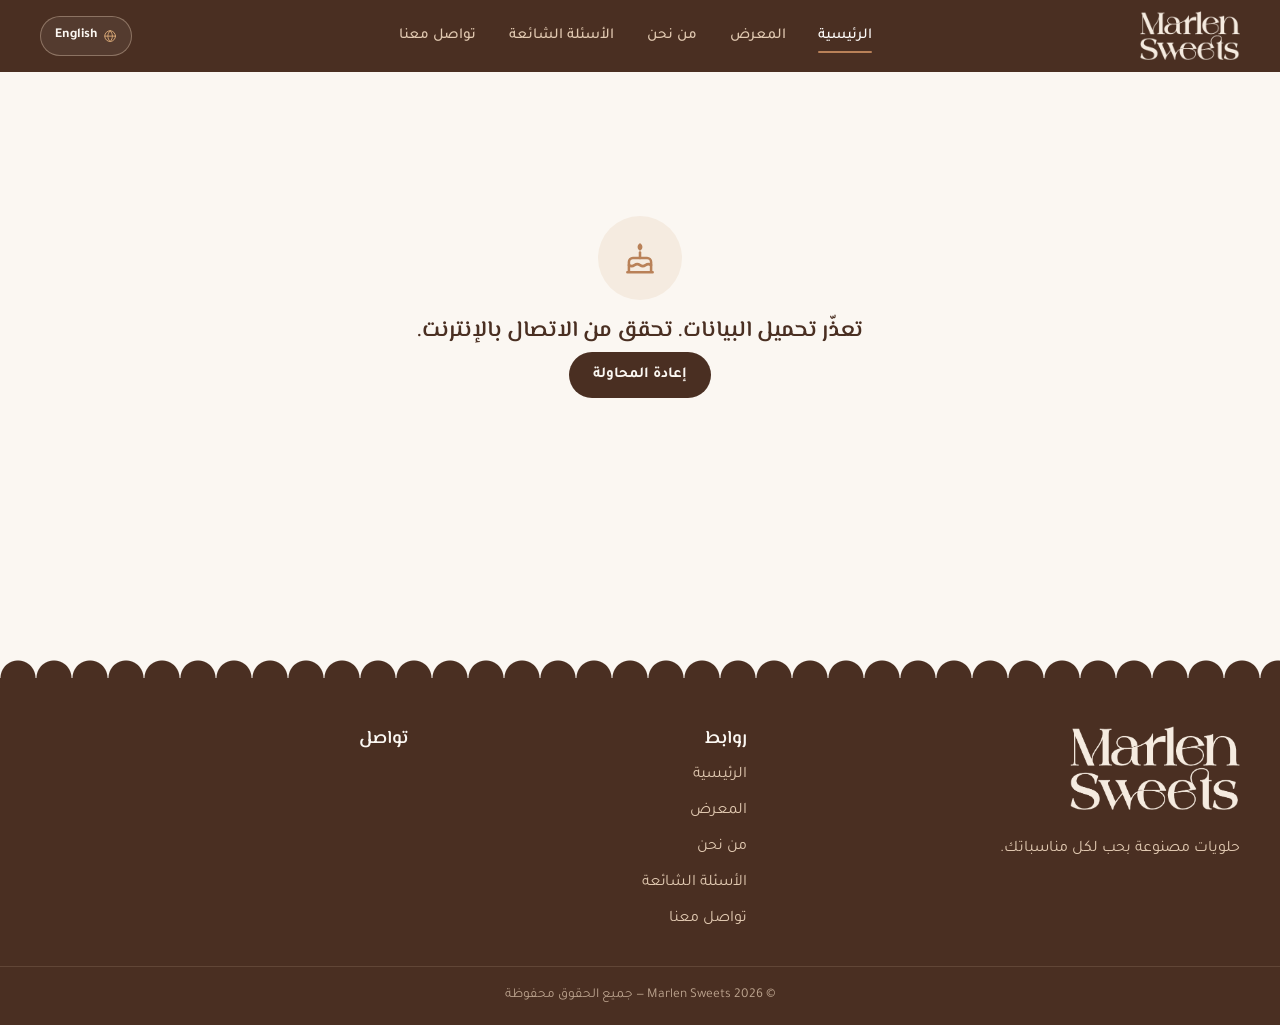
<file: index.html>
<!doctype html>
<html lang="ar" dir="rtl">
<head>
  <meta charset="utf-8">
  <meta name="viewport" content="width=device-width, initial-scale=1, viewport-fit=cover">
  <title>Marlen Sweets</title>
  <meta name="description" content="Marlen Sweets — حلويات مصنوعة يدويًا بحب في حلب: قوالب كاتو، شوكولا، كيك بوبس لكل المناسبات.">
  <meta name="theme-color" content="#fbf7f2">
  <meta property="og:title" content="Marlen Sweets">
  <meta property="og:description" content="حلويات مصنوعة يدويًا بحب لكل مناسباتك">
  <meta property="og:image" content="assets/og.png">
  <link rel="icon" href="assets/favicon.svg" type="image/svg+xml">
  <script>(function(){var d=document.documentElement,l='ar';try{l=localStorage.getItem('ms_lang')||'ar';if(sessionStorage.getItem('ms_seen'))d.classList.add('loader-skip')}catch(e){}d.lang=l==='en'?'en':'ar';d.dir=l==='en'?'ltr':'rtl';d.classList.add('js')})();</script>
  <link rel="preconnect" href="https://nzukdveatkdfrokhdtfv.supabase.co" crossorigin>
  <link rel="preload" href="fonts/tajawal-arabic-400-normal.woff2" as="font" type="font/woff2" crossorigin>
  <link rel="preload" href="fonts/el-messiri-arabic-600-normal.woff2" as="font" type="font/woff2" crossorigin>
  <link rel="stylesheet" href="css/fonts.css">
  <link rel="stylesheet" href="css/style.css">
  <link rel="modulepreload" href="js/layout.js">
</head>
<body>
  <div class="loader" id="loader" aria-hidden="true"><div class="loader-inner"><span class="logo logo--loader"></span><span class="loader-bar"></span></div></div>
  <header class="site-header"></header>
  <main id="main"></main>
  <footer class="site-footer"></footer>
  <script type="module" src="js/pages/home.js"></script>
</body>
</html>
</file>
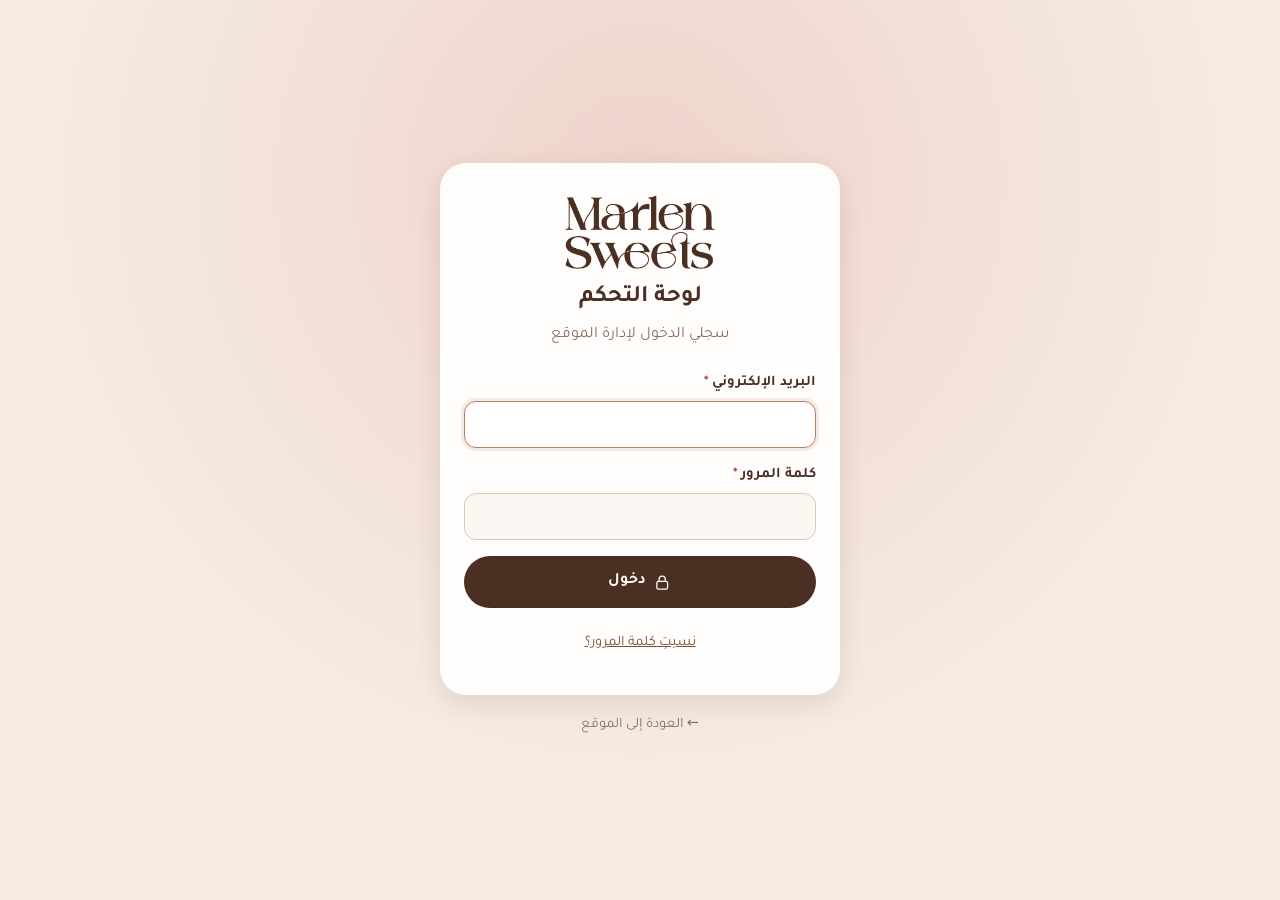
<file: admin/index.html>
<!doctype html>
<html lang="ar" dir="rtl">
<head>
  <meta charset="utf-8">
  <meta name="viewport" content="width=device-width, initial-scale=1, viewport-fit=cover">
  <meta name="robots" content="noindex, nofollow">
  <meta name="theme-color" content="#4a2f22">
  <title>لوحة التحكم | Marlen Sweets</title>
  <link rel="icon" href="../assets/favicon.svg" type="image/svg+xml">
  <link rel="preload" href="../fonts/tajawal-arabic-400-normal.woff2" as="font" type="font/woff2" crossorigin>
  <link rel="stylesheet" href="../css/fonts.css">
  <link rel="stylesheet" href="admin.css">
  <script src="vendor/supabase.js"></script>
</head>
<body>
  <div id="app">
    <div class="view-loading view-loading--full"><span class="spinner spinner--lg"></span><span>جارٍ التحميل…</span></div>
  </div>
  <script type="module" src="js/app.js"></script>
</body>
</html>
</file>
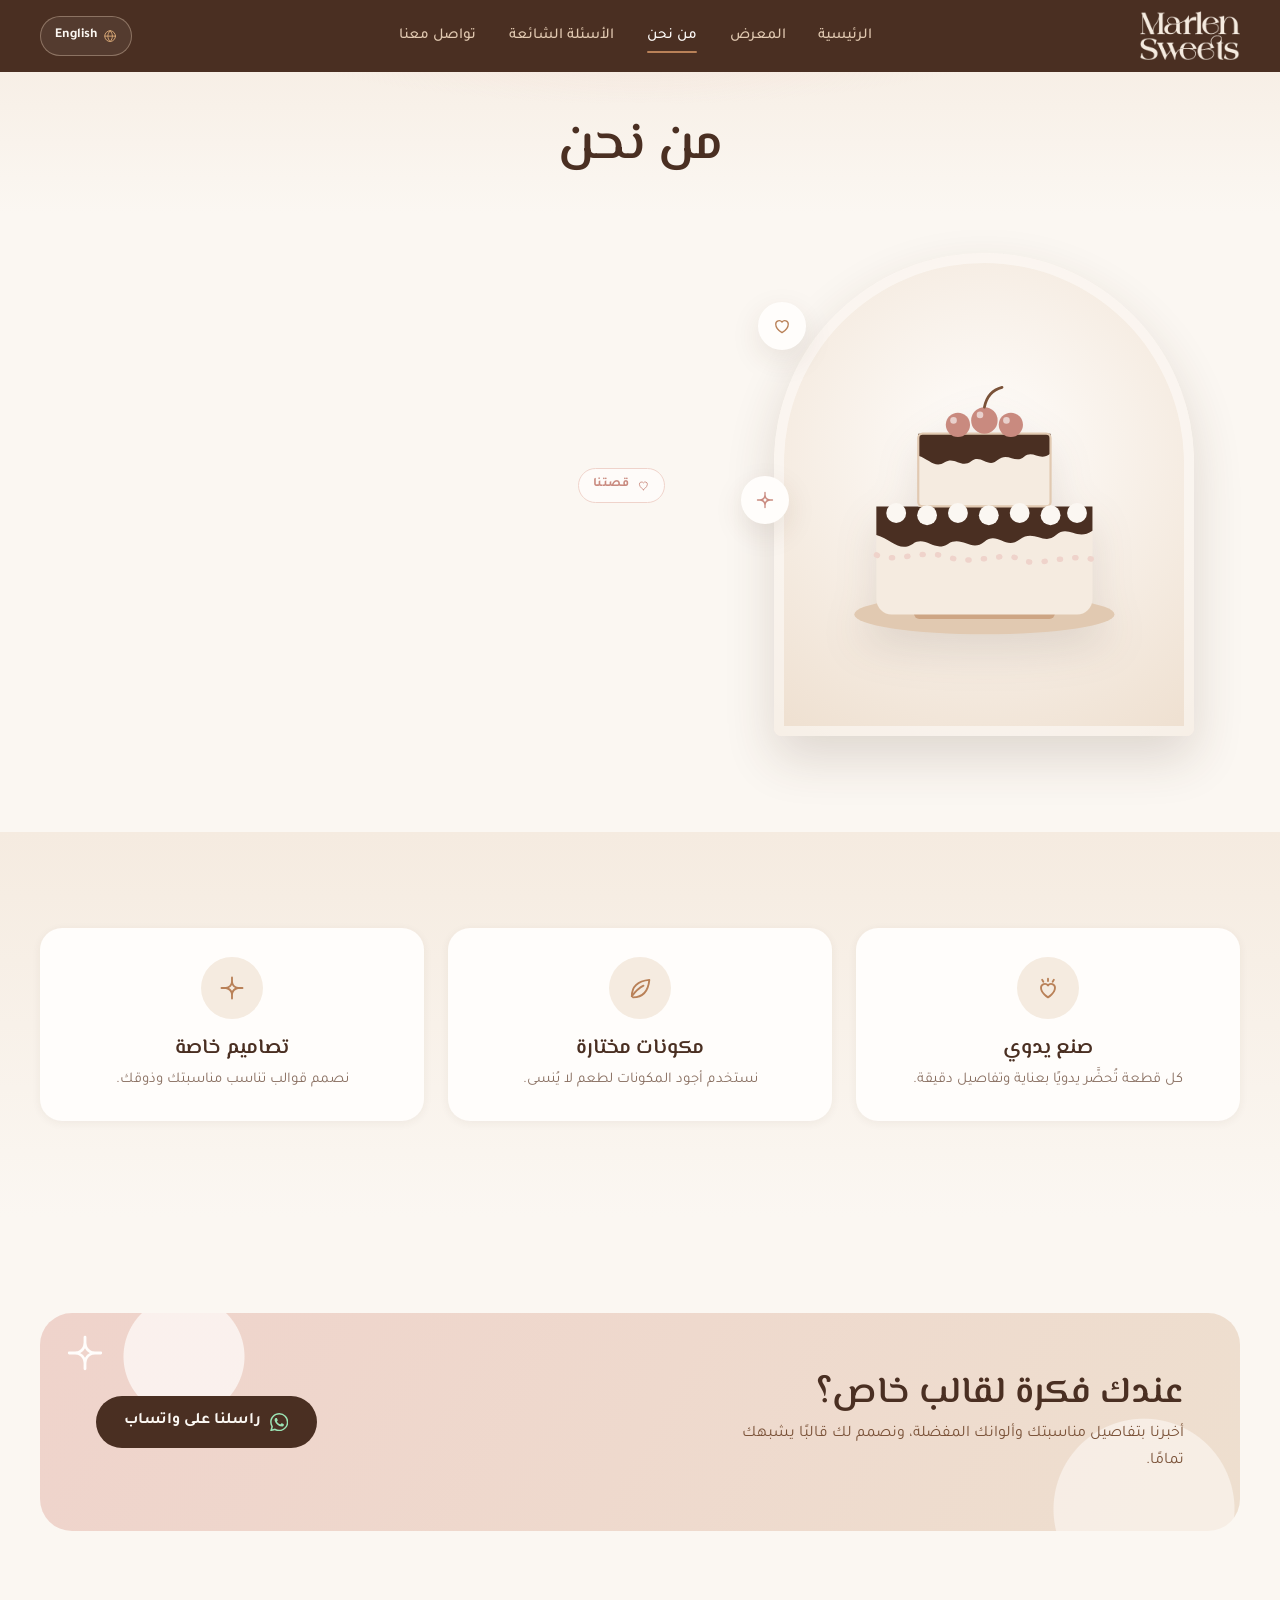
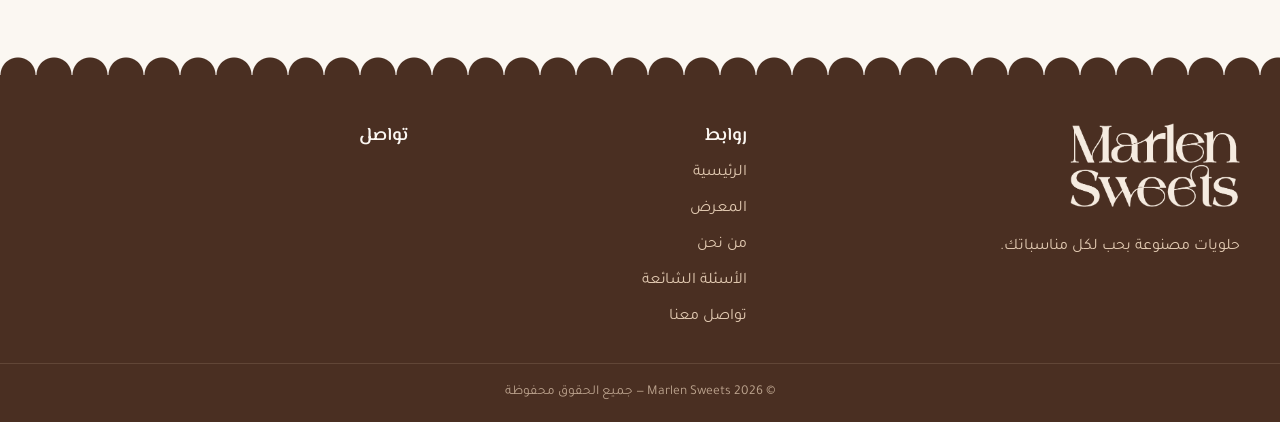
<file: about.html>
<!doctype html>
<html lang="ar" dir="rtl">
<head>
  <meta charset="utf-8">
  <meta name="viewport" content="width=device-width, initial-scale=1, viewport-fit=cover">
  <title>Marlen Sweets</title>
  <meta name="description" content="Marlen Sweets — حلويات مصنوعة يدويًا بحب في حلب: قوالب كاتو، شوكولا، كيك بوبس لكل المناسبات.">
  <meta name="theme-color" content="#fbf7f2">
  <meta property="og:title" content="Marlen Sweets">
  <meta property="og:description" content="حلويات مصنوعة يدويًا بحب لكل مناسباتك">
  <meta property="og:image" content="assets/og.png">
  <link rel="icon" href="assets/favicon.svg" type="image/svg+xml">
  <script>(function(){var d=document.documentElement,l='ar';try{l=localStorage.getItem('ms_lang')||'ar';if(sessionStorage.getItem('ms_seen'))d.classList.add('loader-skip')}catch(e){}d.lang=l==='en'?'en':'ar';d.dir=l==='en'?'ltr':'rtl';d.classList.add('js')})();</script>
  <link rel="preconnect" href="https://nzukdveatkdfrokhdtfv.supabase.co" crossorigin>
  <link rel="preload" href="fonts/tajawal-arabic-400-normal.woff2" as="font" type="font/woff2" crossorigin>
  <link rel="preload" href="fonts/el-messiri-arabic-600-normal.woff2" as="font" type="font/woff2" crossorigin>
  <link rel="stylesheet" href="css/fonts.css">
  <link rel="stylesheet" href="css/style.css">
  <link rel="modulepreload" href="js/layout.js">
</head>
<body>
  <div class="loader" id="loader" aria-hidden="true"><div class="loader-inner"><span class="logo logo--loader"></span><span class="loader-bar"></span></div></div>
  <header class="site-header"></header>
  <main id="main"></main>
  <footer class="site-footer"></footer>
  <script type="module" src="js/pages/about.js"></script>
</body>
</html>
</file>
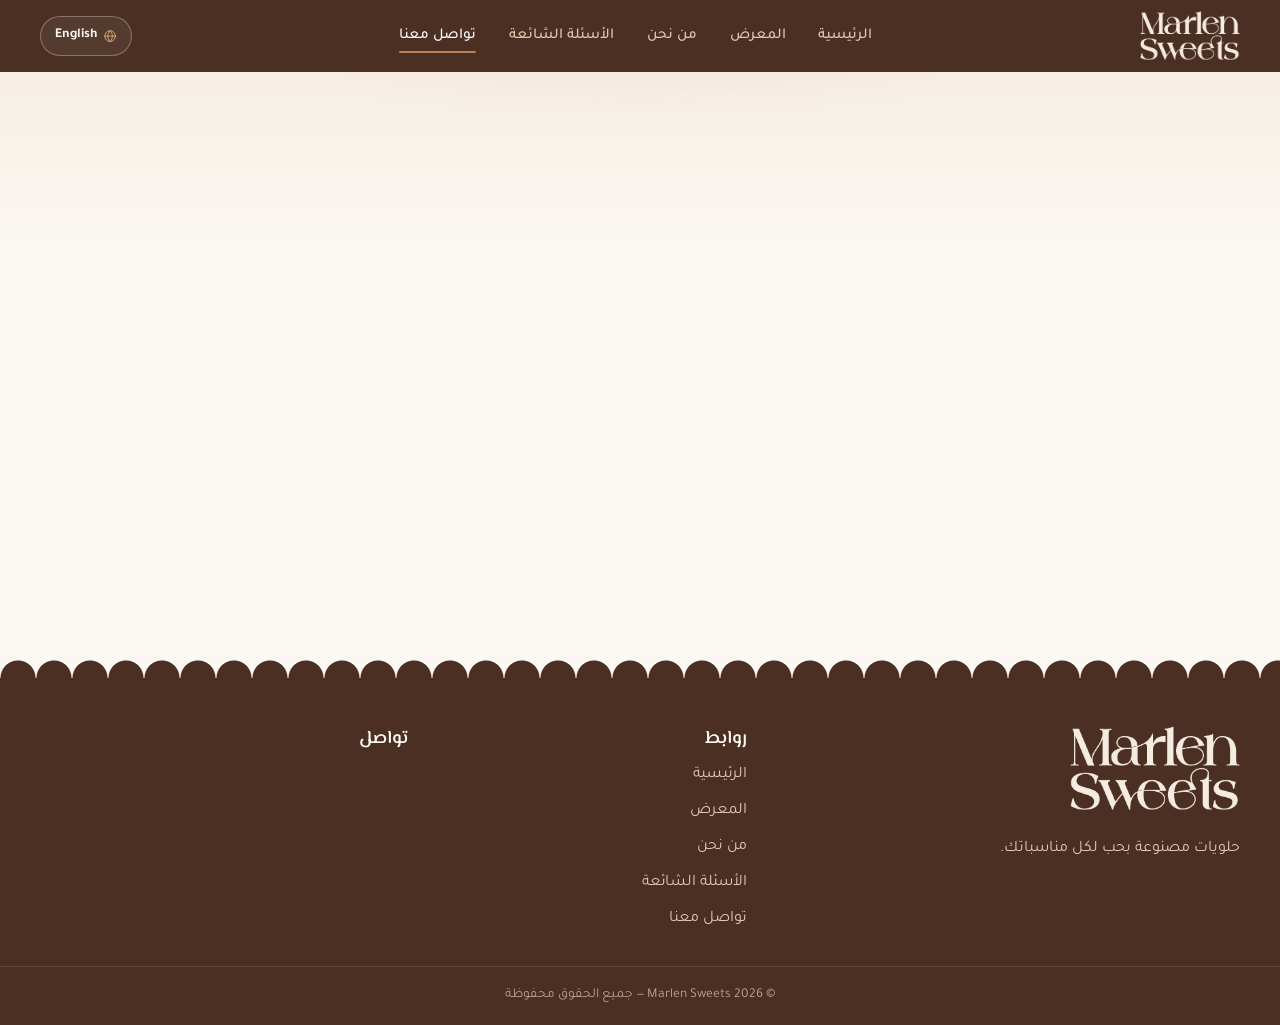
<file: contact.html>
<!doctype html>
<html lang="ar" dir="rtl">
<head>
  <meta charset="utf-8">
  <meta name="viewport" content="width=device-width, initial-scale=1, viewport-fit=cover">
  <title>Marlen Sweets</title>
  <meta name="description" content="Marlen Sweets — حلويات مصنوعة يدويًا بحب في حلب: قوالب كاتو، شوكولا، كيك بوبس لكل المناسبات.">
  <meta name="theme-color" content="#fbf7f2">
  <meta property="og:title" content="Marlen Sweets">
  <meta property="og:description" content="حلويات مصنوعة يدويًا بحب لكل مناسباتك">
  <meta property="og:image" content="assets/og.png">
  <link rel="icon" href="assets/favicon.svg" type="image/svg+xml">
  <script>(function(){var d=document.documentElement,l='ar';try{l=localStorage.getItem('ms_lang')||'ar';if(sessionStorage.getItem('ms_seen'))d.classList.add('loader-skip')}catch(e){}d.lang=l==='en'?'en':'ar';d.dir=l==='en'?'ltr':'rtl';d.classList.add('js')})();</script>
  <link rel="preconnect" href="https://nzukdveatkdfrokhdtfv.supabase.co" crossorigin>
  <link rel="preload" href="fonts/tajawal-arabic-400-normal.woff2" as="font" type="font/woff2" crossorigin>
  <link rel="preload" href="fonts/el-messiri-arabic-600-normal.woff2" as="font" type="font/woff2" crossorigin>
  <link rel="stylesheet" href="css/fonts.css">
  <link rel="stylesheet" href="css/style.css">
  <link rel="modulepreload" href="js/layout.js">
</head>
<body>
  <div class="loader" id="loader" aria-hidden="true"><div class="loader-inner"><span class="logo logo--loader"></span><span class="loader-bar"></span></div></div>
  <header class="site-header"></header>
  <main id="main"></main>
  <footer class="site-footer"></footer>
  <script type="module" src="js/pages/contact.js"></script>
</body>
</html>
</file>
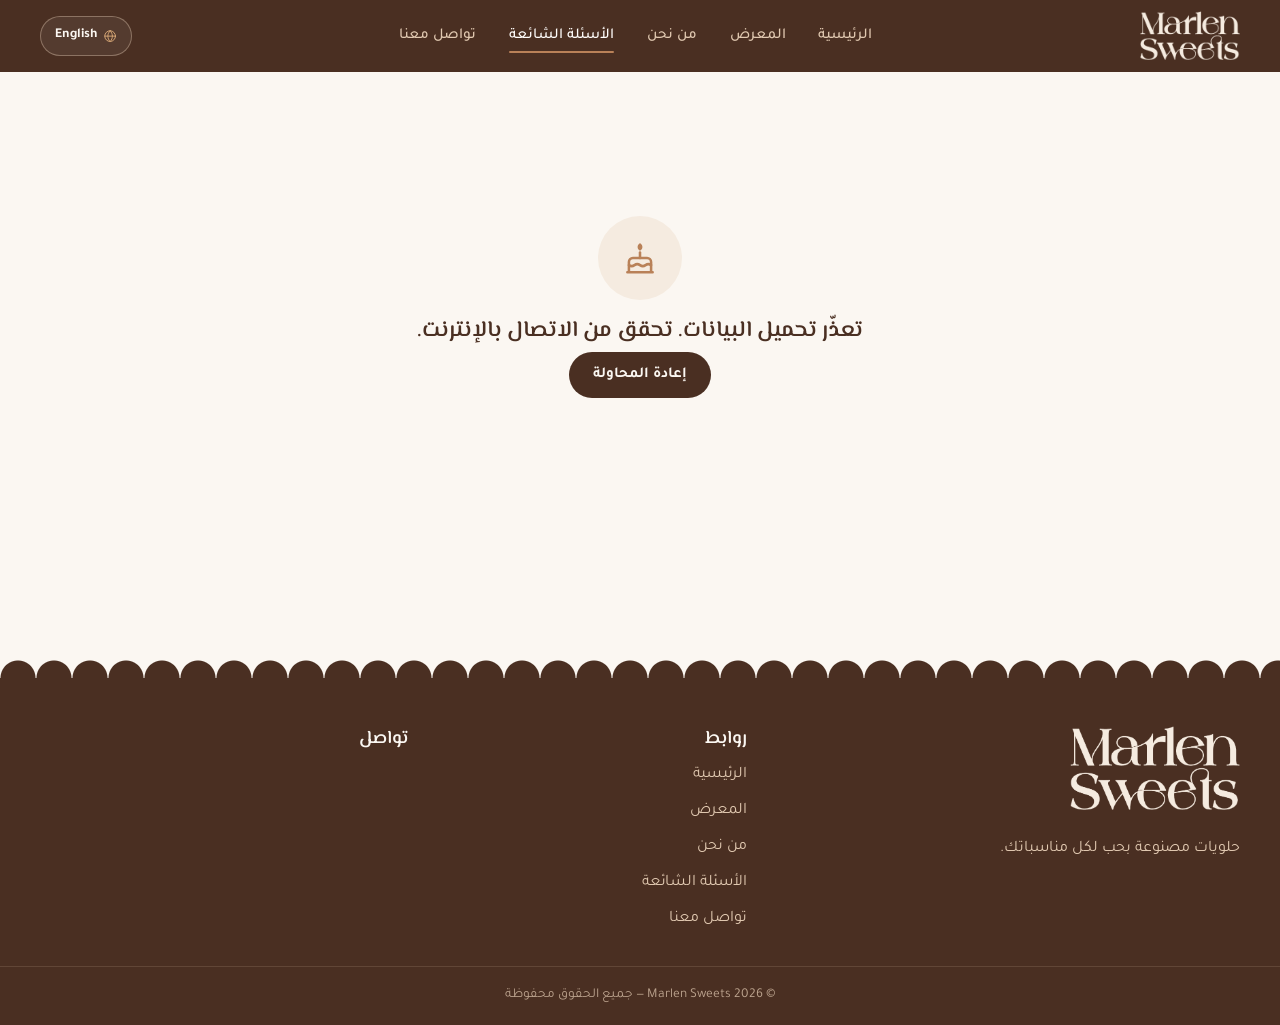
<file: faq.html>
<!doctype html>
<html lang="ar" dir="rtl">
<head>
  <meta charset="utf-8">
  <meta name="viewport" content="width=device-width, initial-scale=1, viewport-fit=cover">
  <title>Marlen Sweets</title>
  <meta name="description" content="Marlen Sweets — حلويات مصنوعة يدويًا بحب في حلب: قوالب كاتو، شوكولا، كيك بوبس لكل المناسبات.">
  <meta name="theme-color" content="#fbf7f2">
  <meta property="og:title" content="Marlen Sweets">
  <meta property="og:description" content="حلويات مصنوعة يدويًا بحب لكل مناسباتك">
  <meta property="og:image" content="assets/og.png">
  <link rel="icon" href="assets/favicon.svg" type="image/svg+xml">
  <script>(function(){var d=document.documentElement,l='ar';try{l=localStorage.getItem('ms_lang')||'ar';if(sessionStorage.getItem('ms_seen'))d.classList.add('loader-skip')}catch(e){}d.lang=l==='en'?'en':'ar';d.dir=l==='en'?'ltr':'rtl';d.classList.add('js')})();</script>
  <link rel="preconnect" href="https://nzukdveatkdfrokhdtfv.supabase.co" crossorigin>
  <link rel="preload" href="fonts/tajawal-arabic-400-normal.woff2" as="font" type="font/woff2" crossorigin>
  <link rel="preload" href="fonts/el-messiri-arabic-600-normal.woff2" as="font" type="font/woff2" crossorigin>
  <link rel="stylesheet" href="css/fonts.css">
  <link rel="stylesheet" href="css/style.css">
  <link rel="modulepreload" href="js/layout.js">
</head>
<body>
  <div class="loader" id="loader" aria-hidden="true"><div class="loader-inner"><span class="logo logo--loader"></span><span class="loader-bar"></span></div></div>
  <header class="site-header"></header>
  <main id="main"></main>
  <footer class="site-footer"></footer>
  <script type="module" src="js/pages/faq.js"></script>
</body>
</html>
</file>
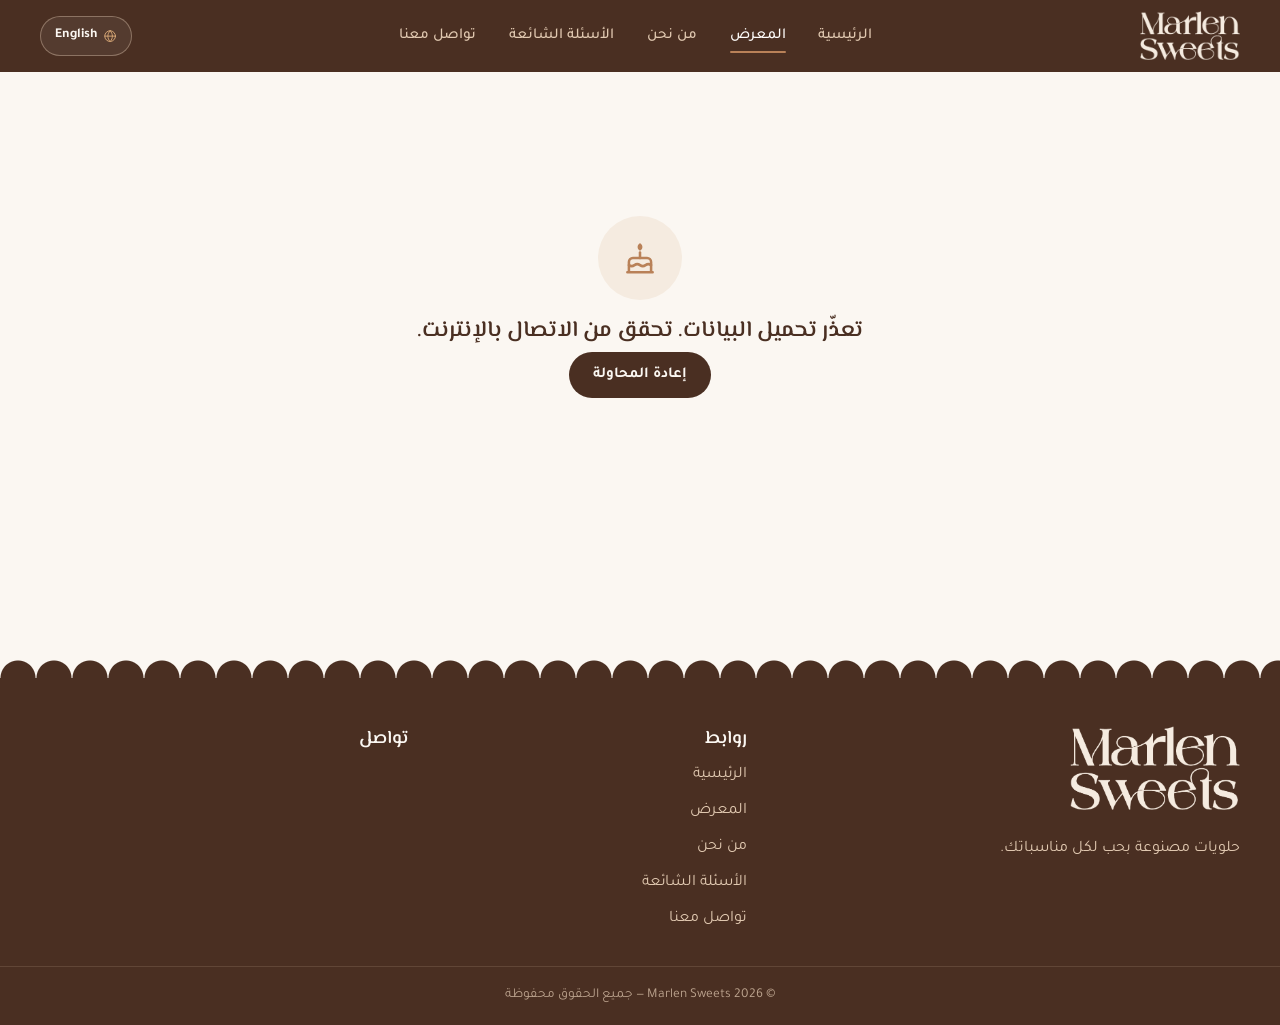
<file: gallery.html>
<!doctype html>
<html lang="ar" dir="rtl">
<head>
  <meta charset="utf-8">
  <meta name="viewport" content="width=device-width, initial-scale=1, viewport-fit=cover">
  <title>Marlen Sweets</title>
  <meta name="description" content="Marlen Sweets — حلويات مصنوعة يدويًا بحب في حلب: قوالب كاتو، شوكولا، كيك بوبس لكل المناسبات.">
  <meta name="theme-color" content="#fbf7f2">
  <meta property="og:title" content="Marlen Sweets">
  <meta property="og:description" content="حلويات مصنوعة يدويًا بحب لكل مناسباتك">
  <meta property="og:image" content="assets/og.png">
  <link rel="icon" href="assets/favicon.svg" type="image/svg+xml">
  <script>(function(){var d=document.documentElement,l='ar';try{l=localStorage.getItem('ms_lang')||'ar';if(sessionStorage.getItem('ms_seen'))d.classList.add('loader-skip')}catch(e){}d.lang=l==='en'?'en':'ar';d.dir=l==='en'?'ltr':'rtl';d.classList.add('js')})();</script>
  <link rel="preconnect" href="https://nzukdveatkdfrokhdtfv.supabase.co" crossorigin>
  <link rel="preload" href="fonts/tajawal-arabic-400-normal.woff2" as="font" type="font/woff2" crossorigin>
  <link rel="preload" href="fonts/el-messiri-arabic-600-normal.woff2" as="font" type="font/woff2" crossorigin>
  <link rel="stylesheet" href="css/fonts.css">
  <link rel="stylesheet" href="css/style.css">
  <link rel="modulepreload" href="js/layout.js">
</head>
<body>
  <div class="loader" id="loader" aria-hidden="true"><div class="loader-inner"><span class="logo logo--loader"></span><span class="loader-bar"></span></div></div>
  <header class="site-header"></header>
  <main id="main"></main>
  <footer class="site-footer"></footer>
  <script type="module" src="js/pages/gallery.js"></script>
</body>
</html>
</file>
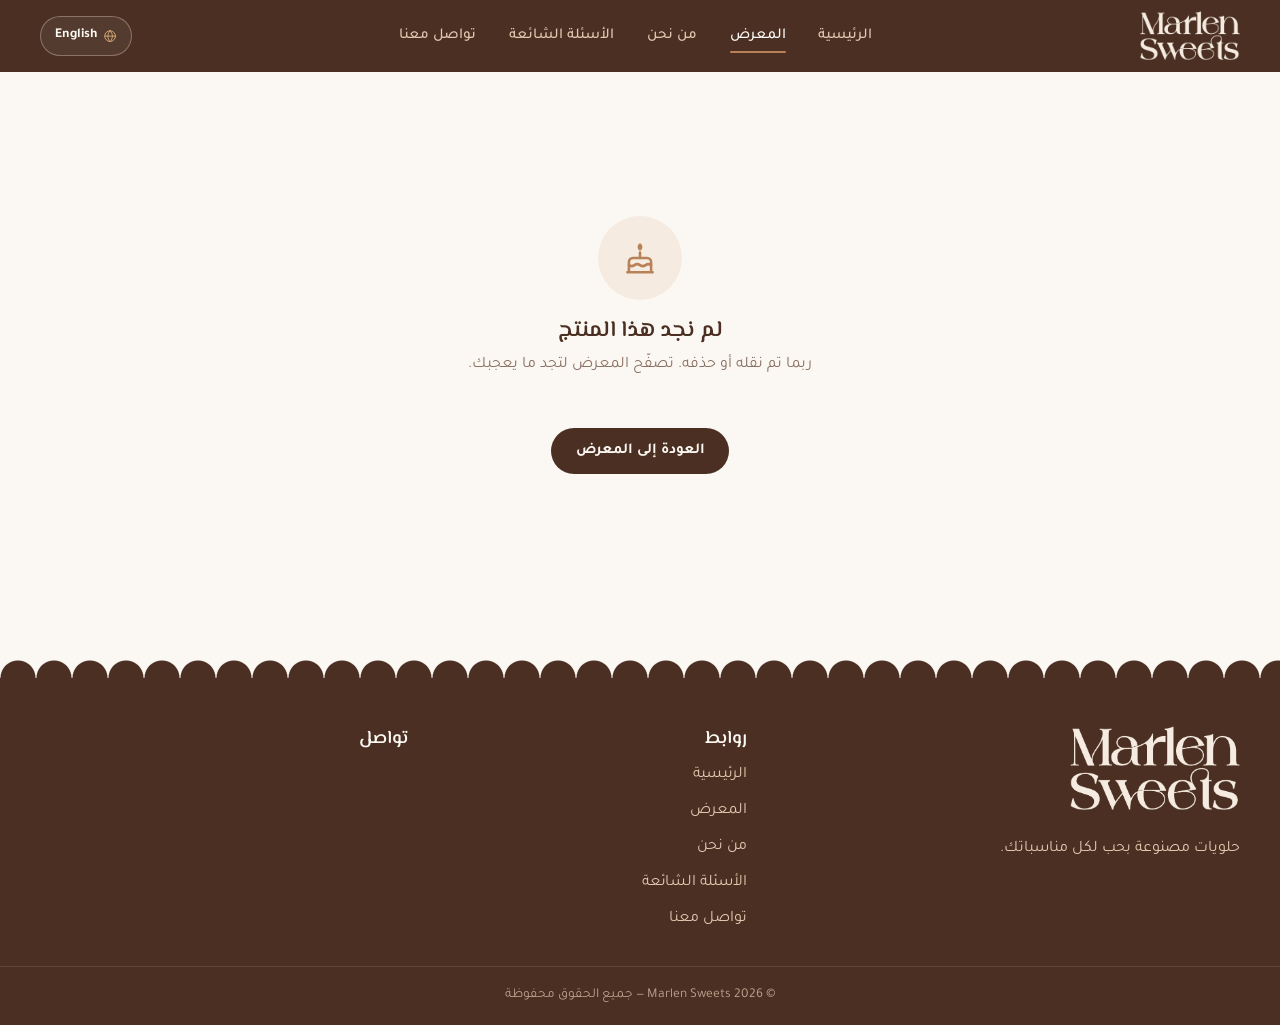
<file: product.html>
<!doctype html>
<html lang="ar" dir="rtl">
<head>
  <meta charset="utf-8">
  <meta name="viewport" content="width=device-width, initial-scale=1, viewport-fit=cover">
  <title>Marlen Sweets</title>
  <meta name="description" content="Marlen Sweets — حلويات مصنوعة يدويًا بحب في حلب: قوالب كاتو، شوكولا، كيك بوبس لكل المناسبات.">
  <meta name="theme-color" content="#fbf7f2">
  <meta property="og:title" content="Marlen Sweets">
  <meta property="og:description" content="حلويات مصنوعة يدويًا بحب لكل مناسباتك">
  <meta property="og:image" content="assets/og.png">
  <link rel="icon" href="assets/favicon.svg" type="image/svg+xml">
  <script>(function(){var d=document.documentElement,l='ar';try{l=localStorage.getItem('ms_lang')||'ar';if(sessionStorage.getItem('ms_seen'))d.classList.add('loader-skip')}catch(e){}d.lang=l==='en'?'en':'ar';d.dir=l==='en'?'ltr':'rtl';d.classList.add('js')})();</script>
  <link rel="preconnect" href="https://nzukdveatkdfrokhdtfv.supabase.co" crossorigin>
  <link rel="preload" href="fonts/tajawal-arabic-400-normal.woff2" as="font" type="font/woff2" crossorigin>
  <link rel="preload" href="fonts/el-messiri-arabic-600-normal.woff2" as="font" type="font/woff2" crossorigin>
  <link rel="stylesheet" href="css/fonts.css">
  <link rel="stylesheet" href="css/style.css">
  <link rel="modulepreload" href="js/layout.js">
</head>
<body>
  <div class="loader" id="loader" aria-hidden="true"><div class="loader-inner"><span class="logo logo--loader"></span><span class="loader-bar"></span></div></div>
  <header class="site-header"></header>
  <main id="main"></main>
  <footer class="site-footer"></footer>
  <script type="module" src="js/pages/product.js"></script>
</body>
</html>
</file>
<file: css/fonts.css>
/* Self-hosted fonts (Google Fonts is not reliably reachable from Syria). Files from Fontsource. */
@font-face { font-family: 'Tajawal'; font-style: normal; font-weight: 400; font-display: swap; src: url('../fonts/tajawal-arabic-400-normal.woff2') format('woff2'); unicode-range: U+0600-06FF, U+0750-077F, U+0870-088E, U+0890-0891, U+0898-08E1, U+08E3-08FF, U+200C-200E, U+2010-2011, U+204F, U+2E41, U+FB50-FDFF, U+FE70-FE74, U+FE76-FEFC; }
@font-face { font-family: 'Tajawal'; font-style: normal; font-weight: 400; font-display: swap; src: url('../fonts/tajawal-latin-400-normal.woff2') format('woff2'); unicode-range: U+0000-00FF, U+0131, U+0152-0153, U+02BB-02BC, U+02C6, U+02DA, U+02DC, U+0304, U+0308, U+0329, U+2000-206F, U+20AC, U+2122, U+2191, U+2193, U+2212, U+2215, U+FEFF, U+FFFD; }
@font-face { font-family: 'Tajawal'; font-style: normal; font-weight: 500; font-display: swap; src: url('../fonts/tajawal-arabic-500-normal.woff2') format('woff2'); unicode-range: U+0600-06FF, U+0750-077F, U+0870-088E, U+0890-0891, U+0898-08E1, U+08E3-08FF, U+200C-200E, U+2010-2011, U+204F, U+2E41, U+FB50-FDFF, U+FE70-FE74, U+FE76-FEFC; }
@font-face { font-family: 'Tajawal'; font-style: normal; font-weight: 500; font-display: swap; src: url('../fonts/tajawal-latin-500-normal.woff2') format('woff2'); unicode-range: U+0000-00FF, U+0131, U+0152-0153, U+02BB-02BC, U+02C6, U+02DA, U+02DC, U+0304, U+0308, U+0329, U+2000-206F, U+20AC, U+2122, U+2191, U+2193, U+2212, U+2215, U+FEFF, U+FFFD; }
@font-face { font-family: 'Tajawal'; font-style: normal; font-weight: 700; font-display: swap; src: url('../fonts/tajawal-arabic-700-normal.woff2') format('woff2'); unicode-range: U+0600-06FF, U+0750-077F, U+0870-088E, U+0890-0891, U+0898-08E1, U+08E3-08FF, U+200C-200E, U+2010-2011, U+204F, U+2E41, U+FB50-FDFF, U+FE70-FE74, U+FE76-FEFC; }
@font-face { font-family: 'Tajawal'; font-style: normal; font-weight: 700; font-display: swap; src: url('../fonts/tajawal-latin-700-normal.woff2') format('woff2'); unicode-range: U+0000-00FF, U+0131, U+0152-0153, U+02BB-02BC, U+02C6, U+02DA, U+02DC, U+0304, U+0308, U+0329, U+2000-206F, U+20AC, U+2122, U+2191, U+2193, U+2212, U+2215, U+FEFF, U+FFFD; }
@font-face { font-family: 'El Messiri'; font-style: normal; font-weight: 500; font-display: swap; src: url('../fonts/el-messiri-arabic-500-normal.woff2') format('woff2'); unicode-range: U+0600-06FF, U+0750-077F, U+0870-088E, U+0890-0891, U+0898-08E1, U+08E3-08FF, U+200C-200E, U+2010-2011, U+204F, U+2E41, U+FB50-FDFF, U+FE70-FE74, U+FE76-FEFC; }
@font-face { font-family: 'El Messiri'; font-style: normal; font-weight: 600; font-display: swap; src: url('../fonts/el-messiri-arabic-600-normal.woff2') format('woff2'); unicode-range: U+0600-06FF, U+0750-077F, U+0870-088E, U+0890-0891, U+0898-08E1, U+08E3-08FF, U+200C-200E, U+2010-2011, U+204F, U+2E41, U+FB50-FDFF, U+FE70-FE74, U+FE76-FEFC; }
@font-face { font-family: 'El Messiri'; font-style: normal; font-weight: 700; font-display: swap; src: url('../fonts/el-messiri-arabic-700-normal.woff2') format('woff2'); unicode-range: U+0600-06FF, U+0750-077F, U+0870-088E, U+0890-0891, U+0898-08E1, U+08E3-08FF, U+200C-200E, U+2010-2011, U+204F, U+2E41, U+FB50-FDFF, U+FE70-FE74, U+FE76-FEFC; }
@font-face { font-family: 'Cormorant Garamond'; font-style: normal; font-weight: 500; font-display: swap; src: url('../fonts/cormorant-garamond-latin-500-normal.woff2') format('woff2'); unicode-range: U+0000-00FF, U+0131, U+0152-0153, U+02BB-02BC, U+02C6, U+02DA, U+02DC, U+0304, U+0308, U+0329, U+2000-206F, U+20AC, U+2122, U+2191, U+2193, U+2212, U+2215, U+FEFF, U+FFFD; }
@font-face { font-family: 'Cormorant Garamond'; font-style: normal; font-weight: 600; font-display: swap; src: url('../fonts/cormorant-garamond-latin-600-normal.woff2') format('woff2'); unicode-range: U+0000-00FF, U+0131, U+0152-0153, U+02BB-02BC, U+02C6, U+02DA, U+02DC, U+0304, U+0308, U+0329, U+2000-206F, U+20AC, U+2122, U+2191, U+2193, U+2212, U+2215, U+FEFF, U+FFFD; }
@font-face { font-family: 'Cormorant Garamond'; font-style: normal; font-weight: 700; font-display: swap; src: url('../fonts/cormorant-garamond-latin-700-normal.woff2') format('woff2'); unicode-range: U+0000-00FF, U+0131, U+0152-0153, U+02BB-02BC, U+02C6, U+02DA, U+02DC, U+0304, U+0308, U+0329, U+2000-206F, U+20AC, U+2122, U+2191, U+2193, U+2212, U+2215, U+FEFF, U+FFFD; }
@font-face { font-family: 'Jost'; font-style: normal; font-weight: 400; font-display: swap; src: url('../fonts/jost-latin-400-normal.woff2') format('woff2'); unicode-range: U+0000-00FF, U+0131, U+0152-0153, U+02BB-02BC, U+02C6, U+02DA, U+02DC, U+0304, U+0308, U+0329, U+2000-206F, U+20AC, U+2122, U+2191, U+2193, U+2212, U+2215, U+FEFF, U+FFFD; }
@font-face { font-family: 'Jost'; font-style: normal; font-weight: 500; font-display: swap; src: url('../fonts/jost-latin-500-normal.woff2') format('woff2'); unicode-range: U+0000-00FF, U+0131, U+0152-0153, U+02BB-02BC, U+02C6, U+02DA, U+02DC, U+0304, U+0308, U+0329, U+2000-206F, U+20AC, U+2122, U+2191, U+2193, U+2212, U+2215, U+FEFF, U+FFFD; }
@font-face { font-family: 'Jost'; font-style: normal; font-weight: 600; font-display: swap; src: url('../fonts/jost-latin-600-normal.woff2') format('woff2'); unicode-range: U+0000-00FF, U+0131, U+0152-0153, U+02BB-02BC, U+02C6, U+02DA, U+02DC, U+0304, U+0308, U+0329, U+2000-206F, U+20AC, U+2122, U+2191, U+2193, U+2212, U+2215, U+FEFF, U+FFFD; }
</file>
<file: css/style.css>
/* =====================================================================
   Marlen Sweets — public site styles
   Mobile-first · RTL/LTR via logical properties · respects reduced motion
   ===================================================================== */

:root {
  --c-cream: #fbf7f2;
  --c-cream-2: #f5ebe0;
  --c-beige: #eedfcf;
  --c-sand: #e1c9b1;
  --c-caramel: #b98158;
  --c-brown: #7a5238;
  --c-choco: #4a2f22;
  --c-ink: #3a251a;
  --c-muted: #8a7062;
  --c-rose: #efd3cb;
  --c-rose-deep: #c98a7f;
  --c-white: #fffdfb;

  --shadow-sm: 0 2px 10px rgb(74 47 34 / 0.06);
  --shadow-md: 0 10px 30px rgb(74 47 34 / 0.1);
  --shadow-lg: 0 22px 50px rgb(74 47 34 / 0.16);
  --radius: 22px;
  --header-h: 72px;
  --ease: cubic-bezier(0.2, 0.7, 0.2, 1);
  --logo-ratio: 2.028;
  --dir: 1;

  --f-head: 'Cormorant Garamond', 'El Messiri', Georgia, serif;
  --f-body: 'Jost', 'Tajawal', system-ui, sans-serif;
}
html[lang='ar'] {
  --f-head: 'El Messiri', 'Cormorant Garamond', serif;
  --f-body: 'Tajawal', 'Jost', system-ui, sans-serif;
}
html[dir='rtl'] { --dir: -1; }

/* ------------------------------------------------------------------ base */
*, *::before, *::after { box-sizing: border-box; }
html { -webkit-text-size-adjust: 100%; scroll-behavior: smooth; }
body {
  margin: 0;
  background: var(--c-cream);
  color: var(--c-ink);
  font-family: var(--f-body);
  font-size: 1rem;
  line-height: 1.7;
  -webkit-font-smoothing: antialiased;
  overflow-x: hidden;
  animation: page-in 0.5s ease both;
}
html[lang='en'] body { font-size: 1.02rem; }
img { max-width: 100%; display: block; }
a { color: inherit; text-decoration: none; }
button { font: inherit; color: inherit; cursor: pointer; }
h1, h2, h3 { font-family: var(--f-head); color: var(--c-choco); line-height: 1.2; margin: 0; font-weight: 600; }
p { margin: 0 0 1em; }
:focus-visible { outline: 2px solid var(--c-caramel); outline-offset: 3px; border-radius: 8px; }
::selection { background: var(--c-rose); color: var(--c-choco); }

.container { width: min(1200px, 100% - 2rem); margin-inline: auto; }
.center { text-align: center; }
.visually-hidden {
  position: absolute !important; width: 1px; height: 1px; overflow: hidden;
  clip: rect(0 0 0 0); white-space: nowrap;
}
.icon { width: 1.25em; height: 1.25em; flex-shrink: 0; }
[dir='rtl'] .flip-rtl { transform: scaleX(-1); }

/* ------------------------------------------------------------------ logo (recoloured mask) */
.logo {
  display: inline-block;
  aspect-ratio: var(--logo-ratio);
  background: var(--logo-color, var(--c-choco));
  -webkit-mask: url('../assets/logo-mask.png') center / contain no-repeat;
  mask: url('../assets/logo-mask.png') center / contain no-repeat;
}
.logo--footer { width: 170px; --logo-color: var(--c-cream-2); }
.logo--loader {
  width: min(48vw, 190px);
  background: linear-gradient(105deg, var(--c-choco) 0 38%, var(--c-caramel) 48%, #e2b48c 50%, var(--c-caramel) 52%, var(--c-choco) 62% 100%);
  background-size: 300% 100%;
  background-position: 100% 0;
}
/* small animated logo in the brown navbar: cream letters with a golden shimmer */
.logo--header {
  width: 100px;
  background: linear-gradient(105deg, var(--c-cream-2) 0 38%, #d9a877 47%, #f6d9b6 50%, #d9a877 53%, var(--c-cream-2) 62% 100%);
  background-size: 300% 100%;
  background-position: 100% 0;
}
.is-ready .logo--header { animation: logo-draw 1.5s 0.15s var(--ease) both, logo-shine 6s 1.8s ease-in-out infinite; }
.loader-skip .logo--header, .logo-drawn .logo--header { animation: logo-shine 6s 1s ease-in-out infinite; }
.brand:hover .logo--header { animation: logo-shine 1.2s ease-in-out; }

/* ------------------------------------------------------------------ loader */
.loader {
  position: fixed; inset: 0; z-index: 100;
  display: grid; place-items: center;
  background: radial-gradient(circle at 50% 45%, var(--c-cream) 0, var(--c-cream-2) 70%);
  transition: opacity 0.7s ease, visibility 0.7s;
  animation: loader-failsafe 0s 8s forwards;
}
.loader-inner { display: grid; justify-items: center; gap: 1.6rem; }
.loader .logo--loader { animation: logo-draw 1.3s var(--ease) both, logo-shine 2.4s 0.6s ease-in-out infinite; }
.loader-bar {
  width: 120px; height: 2px; border-radius: 2px; overflow: hidden;
  background: var(--c-sand); position: relative;
}
.loader-bar::after {
  content: ''; position: absolute; inset: 0; width: 40%;
  background: var(--c-caramel); border-radius: inherit;
  animation: loader-bar 1.1s ease-in-out infinite;
}
.is-ready .loader { opacity: 0; visibility: hidden; }
.is-ready .loader .logo--loader { transform: scale(1.06); transition: transform 0.7s var(--ease); }
.loader-skip .loader { display: none; }

/* ------------------------------------------------------------------ buttons & links */
.btn {
  --btn-bg: var(--c-choco);
  --btn-fg: var(--c-cream);
  position: relative; overflow: hidden; isolation: isolate;
  display: inline-flex; align-items: center; justify-content: center; gap: 0.55rem;
  padding: 0.8rem 1.45rem; min-height: 46px;
  border: 1.5px solid transparent; border-radius: 999px;
  background: var(--btn-bg); color: var(--btn-fg);
  font-weight: 600; font-size: 0.95rem; line-height: 1.2; white-space: nowrap;
  transition: transform 0.3s var(--ease), box-shadow 0.3s var(--ease), background-color 0.3s, color 0.3s;
}
.btn::after {
  content: ''; position: absolute; inset: 0; z-index: -1;
  background: linear-gradient(110deg, transparent 30%, rgb(255 255 255 / 0.28) 50%, transparent 70%);
  transform: translateX(-120%);
  transition: transform 0.7s var(--ease);
}
.btn:hover { transform: translateY(-2px); box-shadow: 0 10px 24px rgb(74 47 34 / 0.22); }
.btn:hover::after { transform: translateX(120%); }
.btn:active { transform: translateY(0) scale(0.98); }
.btn--primary { --btn-bg: var(--c-choco); }
.btn--primary:hover { --btn-bg: var(--c-brown); }
.btn--wa { --btn-bg: var(--c-choco); }
.btn--wa .icon { color: #9be3b4; }
.btn--wa:hover { --btn-bg: #3d6b50; }
.btn--wa:hover .icon { color: #fff; }
.btn--ghost { --btn-bg: rgb(255 253 251 / 0.7); --btn-fg: var(--c-choco); border-color: var(--c-sand); backdrop-filter: blur(6px); }
.btn--ghost:hover { --btn-bg: var(--c-white); border-color: var(--c-caramel); }
.btn--sm { padding: 0.5rem 1rem; min-height: 38px; font-size: 0.85rem; }
.btn--lg { padding: 0.95rem 1.7rem; min-height: 52px; font-size: 1rem; }
.btn--block { width: 100%; }
.btn .icon { width: 1.15em; height: 1.15em; }

.link-arrow {
  display: inline-flex; align-items: center; gap: 0.35rem;
  font-weight: 600; font-size: 0.9rem; color: var(--c-brown);
  transition: gap 0.3s var(--ease), color 0.3s;
}
.link-arrow .icon { width: 1.05em; height: 1.05em; }
.link-arrow:hover { gap: 0.65rem; color: var(--c-choco); }

.kicker {
  display: inline-flex; align-items: center; gap: 0.45rem;
  padding: 0.35rem 0.9rem; border-radius: 999px;
  background: rgb(255 253 251 / 0.75); border: 1px solid var(--c-rose);
  color: var(--c-rose-deep); font-size: 0.8rem; font-weight: 600; letter-spacing: 0.02em;
}
html[lang='en'] .kicker { text-transform: uppercase; letter-spacing: 0.1em; font-size: 0.72rem; }
.kicker .icon { width: 1em; height: 1em; }

/* ------------------------------------------------------------------ header */
.site-header {
  position: fixed; inset-inline: 0; top: 0; z-index: 50;
  height: var(--header-h);
  background: var(--c-choco);
  transition: background-color 0.35s, box-shadow 0.35s;
  view-transition-name: site-header;
}
/* no backdrop-filter here: it would turn the header into the containing block of the
   fixed mobile menu, squeezing the menu to the header's height */
.site-header.is-scrolled { box-shadow: 0 8px 24px rgb(58 37 26 / 0.18); }
.header-inner { height: 100%; display: flex; align-items: center; justify-content: space-between; gap: 1rem; }
.brand { display: flex; align-items: center; transition: transform 0.3s var(--ease); }
.brand:hover { transform: scale(1.04); }
.header-actions { display: flex; align-items: center; gap: 0.5rem; }

.nav-links { display: flex; gap: 0.25rem; }
.nav-links a {
  position: relative; padding: 0.5rem 0.9rem; font-weight: 500; font-size: 0.95rem;
  color: var(--c-sand); transition: color 0.25s;
}
.nav-links a::after {
  content: ''; position: absolute; inset-inline: 0.9rem; bottom: 0.25rem; height: 1.5px;
  background: var(--c-caramel); border-radius: 2px;
  transform: scaleX(0); transition: transform 0.35s var(--ease);
}
.nav-links a:hover, .nav-links a.is-active { color: var(--c-white); }
.nav-links a:hover::after, .nav-links a.is-active::after { transform: scaleX(1); }
.nav-wa { display: none; }

.lang-btn {
  display: inline-flex; align-items: center; gap: 0.4rem;
  padding: 0.45rem 0.85rem; border-radius: 999px;
  border: 1px solid rgb(225 201 177 / 0.4); background: rgb(255 255 255 / 0.06);
  font-size: 0.85rem; font-weight: 600; color: var(--c-cream);
  transition: background 0.25s, border-color 0.25s, transform 0.25s;
}
.lang-btn:hover { background: rgb(255 255 255 / 0.14); border-color: var(--c-sand); transform: translateY(-1px); }
.lang-btn .icon { width: 1.05em; height: 1.05em; color: #d9a877; }
.lang-btn span { font-family: 'Tajawal', 'Jost', sans-serif; }

.menu-btn {
  display: none; width: 44px; height: 44px; border-radius: 50%;
  border: 1px solid rgb(225 201 177 / 0.4); background: rgb(255 255 255 / 0.06);
  position: relative;
}
.menu-btn span {
  position: absolute; inset-inline-start: 13px; width: 18px; height: 1.6px; border-radius: 2px;
  background: var(--c-cream); transition: transform 0.35s var(--ease), opacity 0.2s, width 0.3s;
}
.menu-btn span:nth-child(1) { top: 15px; }
.menu-btn span:nth-child(2) { top: 21px; }
.menu-btn span:nth-child(3) { top: 27px; width: 12px; }
.nav-open .menu-btn span:nth-child(1) { transform: translateY(6px) rotate(45deg); }
.nav-open .menu-btn span:nth-child(2) { opacity: 0; }
.nav-open .menu-btn span:nth-child(3) { width: 18px; transform: translateY(-6px) rotate(-45deg); }
.nav-backdrop { display: none; }

@media (max-width: 899px) {
  .menu-btn { display: block; z-index: 3; }
  .nav {
    position: fixed; top: 0; bottom: 0; inset-inline-end: 0; z-index: 2;
    width: min(82vw, 340px);
    padding: calc(var(--header-h) + 1.5rem) 1.5rem 2rem;
    display: flex; flex-direction: column; justify-content: space-between;
    background: var(--c-choco);
    box-shadow: var(--shadow-lg);
    transform: translateX(calc(var(--dir) * 105%));
    transition: transform 0.5s var(--ease);
    visibility: hidden;
  }
  .nav-open .nav { transform: none; visibility: visible; }
  .nav-links { flex-direction: column; gap: 0.25rem; }
  .nav-links a {
    font-family: var(--f-head); font-size: 1.5rem; padding: 0.6rem 0.25rem;
    opacity: 0; transform: translateX(calc(var(--dir) * 20px));
    transition: opacity 0.4s, transform 0.5s var(--ease), color 0.25s;
  }
  .nav-links a::after { inset-inline: 0.25rem auto; width: 2.5rem; bottom: 0.4rem; }
  .nav-open .nav-links a { opacity: 1; transform: none; }
  .nav-open .nav-links a:nth-child(2) { transition-delay: 0.05s; }
  .nav-open .nav-links a:nth-child(3) { transition-delay: 0.1s; }
  .nav-open .nav-links a:nth-child(4) { transition-delay: 0.15s; }
  .nav-wa { display: inline-flex; --btn-bg: var(--c-cream); --btn-fg: var(--c-choco); }
  .nav-wa .icon { color: #3d8b5c; }
  .nav-wa:hover { --btn-bg: var(--c-white); --btn-fg: var(--c-choco); }
  .nav-backdrop {
    display: block; position: fixed; inset: 0; z-index: 1;
    background: rgb(58 37 26 / 0.3); backdrop-filter: blur(3px);
    opacity: 0; visibility: hidden; transition: opacity 0.4s, visibility 0.4s;
  }
  .nav-open .nav-backdrop { opacity: 1; visibility: visible; }
  .nav-open { overflow: hidden; }
  .header-actions { position: relative; z-index: 3; }
}

main { padding-top: var(--header-h); min-height: 70vh; }

/* ------------------------------------------------------------------ hero */
.hero {
  position: relative; overflow: hidden;
  margin-top: calc(-1 * var(--header-h));
  padding: calc(var(--header-h) + 2rem) 0 5.5rem;
  background:
    radial-gradient(ellipse 60% 50% at 85% 20%, rgb(239 211 203 / 0.6), transparent 70%),
    radial-gradient(ellipse 70% 60% at 10% 90%, rgb(238 223 207 / 0.9), transparent 70%),
    linear-gradient(180deg, var(--c-cream-2), var(--c-cream));
}
.hero-bg { position: absolute; inset: 0; pointer-events: none; }
.blob { position: absolute; border-radius: 50%; filter: blur(40px); opacity: 0.55; animation: float 14s ease-in-out infinite; }
.blob--1 { width: 280px; height: 280px; background: var(--c-rose); top: 12%; inset-inline-end: -60px; }
.blob--2 { width: 220px; height: 220px; background: var(--c-beige); bottom: 5%; inset-inline-start: -40px; animation-delay: -6s; }
.sprinkle { position: absolute; width: 10px; height: 4px; border-radius: 4px; opacity: 0.7; animation: float 9s ease-in-out infinite; }
.s1 { top: 22%; inset-inline-start: 8%; background: var(--c-rose-deep); transform: rotate(35deg); }
.s2 { top: 70%; inset-inline-start: 45%; background: var(--c-caramel); transform: rotate(-20deg); animation-delay: -2s; }
.s3 { top: 15%; inset-inline-start: 52%; background: var(--c-sand); transform: rotate(70deg); animation-delay: -4s; }
.s4 { top: 85%; inset-inline-end: 12%; background: var(--c-rose-deep); transform: rotate(-50deg); animation-delay: -1s; }
.s5 { top: 40%; inset-inline-start: 3%; background: var(--c-caramel); transform: rotate(10deg); animation-delay: -5s; }

.hero-grid { position: relative; display: grid; gap: 2.5rem; align-items: center; }
.hero-text { display: grid; justify-items: start; gap: 1.1rem; }
.hero-title { font-size: clamp(2.1rem, 7vw, 3.6rem); font-weight: 700; max-width: 16ch; line-height: 1.15; }
.hero-sub { color: var(--c-muted); font-size: 1.05rem; max-width: 46ch; margin: 0; }
.hero-actions { display: flex; flex-wrap: wrap; gap: 0.75rem; margin-top: 0.5rem; }

.hero-visual { position: relative; width: min(76%, 440px); justify-self: center; }
.hero-arch {
  position: relative; aspect-ratio: 4 / 4.6; overflow: hidden;
  border-radius: 999px 999px 36px 36px;
  background: linear-gradient(160deg, var(--c-white), var(--c-beige));
  box-shadow: var(--shadow-lg), inset 0 0 0 10px rgb(255 253 251 / 0.55);
}
.hero-arch img { width: 100%; height: 100%; object-fit: cover; transform: scale(1.04); transition: transform 6s ease; }
.hero-arch:hover img { transform: scale(1.1); }
.hero-arch--art { display: grid; place-items: center; }
.hero-art { width: 86%; animation: float 7s ease-in-out infinite; filter: drop-shadow(0 18px 20px rgb(74 47 34 / 0.12)); }
.art-cherries { animation: bob 3.5s ease-in-out infinite; transform-origin: 160px 96px; }

.stamp {
  position: absolute; bottom: 8%; inset-inline-start: -6%;
  width: 112px; aspect-ratio: 1; border-radius: 50%;
  background: var(--c-white); box-shadow: var(--shadow-md);
  display: grid; place-items: center;
}
.stamp svg { position: absolute; inset: 0; width: 100%; height: 100%; animation: spin 20s linear infinite; }
.stamp text { font-size: 9.5px; font-weight: 600; fill: var(--c-brown); letter-spacing: 1px; font-family: 'Jost', sans-serif; }
.stamp-icon { width: 38px; height: 38px; border-radius: 50%; display: grid; place-items: center; background: var(--c-rose); color: var(--c-rose-deep); }
.stamp-icon .icon { width: 20px; height: 20px; }

.float-chip {
  position: absolute; width: 48px; height: 48px; border-radius: 50%;
  display: grid; place-items: center;
  background: var(--c-white); color: var(--c-caramel); box-shadow: var(--shadow-md);
  animation: float 6s ease-in-out infinite;
}
.chip-1 { top: 10%; inset-inline-end: -4%; }
.chip-2 { top: 46%; inset-inline-end: -8%; animation-delay: -3s; color: var(--c-rose-deep); }

@media (min-width: 900px) {
  .hero { padding: calc(var(--header-h) + 3.5rem) 0 7rem; }
  .hero-grid { grid-template-columns: 1.1fr 0.9fr; gap: 3rem; }
  .hero-visual { justify-self: end; width: min(100%, 440px); }
  .stamp { width: 130px; }
}

/* hero with an uploaded photo: phone → photo on top fading down; laptop → photo beside the text fading sideways */
.hero--photo { padding-top: var(--header-h); background: var(--c-cream); }
.hero-photo { position: relative; height: clamp(260px, 78vw, 420px); }
.hero-photo-media {
  position: absolute; inset: 0; overflow: hidden;
  -webkit-mask-image: linear-gradient(to bottom, #000 62%, transparent 100%);
  mask-image: linear-gradient(to bottom, #000 62%, transparent 100%);
}
.hero-photo img {
  width: 100%; height: 100%; object-fit: cover; object-position: center;
  transform: scale(var(--z, 1));
  animation: hero-zoom 14s ease-out both;
}
.hero-photo .stamp { bottom: 14%; inset-inline-start: auto; inset-inline-end: 1rem; width: 96px; }
.hero--photo .hero-grid { margin-top: -2.5rem; }
.hero--photo .hero-text { justify-items: center; text-align: center; }
.hero--photo .hero-title { max-width: 20ch; }
.hero--photo .hero-actions { justify-content: center; }
@media (min-width: 900px) {
  .hero--photo { min-height: min(92vh, 720px); display: flex; align-items: center; padding-bottom: 5rem; }
  .hero-photo { position: absolute; top: 0; bottom: 0; inset-inline-end: 0; width: 58%; height: auto; }
  .hero-photo-media {
    -webkit-mask-image: linear-gradient(to left, #000 55%, transparent 100%);
    mask-image: linear-gradient(to left, #000 55%, transparent 100%);
  }
  [dir='rtl'] .hero-photo-media {
    -webkit-mask-image: linear-gradient(to right, #000 55%, transparent 100%);
    mask-image: linear-gradient(to right, #000 55%, transparent 100%);
  }
  .hero-photo .stamp { bottom: 18%; inset-inline-end: 8%; width: 124px; }
  .hero--photo .hero-grid { margin-top: 0; grid-template-columns: 1fr; width: min(1200px, 100% - 2rem); }
  .hero--photo .hero-text { justify-items: start; text-align: start; max-width: 520px; position: relative; z-index: 1; }
  .hero--photo .hero-actions { justify-content: flex-start; }
}
@keyframes hero-zoom { from { transform: scale(calc(var(--z, 1) * 1.08)); } to { transform: scale(var(--z, 1)); } }

/* entrance animation for above-the-fold elements (after the loader) */
.js .hero-in { opacity: 0; }
.is-ready .hero-in { animation: rise 0.9s var(--ease) both; animation-delay: calc(var(--i, 0) * 110ms + 120ms); }

/* ------------------------------------------------------------------ occasions */
.occasions-strip { position: relative; z-index: 2; margin-top: -3.2rem; }
.occasions-card {
  background: var(--c-white); border-radius: 28px; box-shadow: var(--shadow-md);
  padding: 1.1rem 0.5rem;
}
.occasions-row {
  display: flex; gap: 0.25rem; overflow-x: auto; scroll-snap-type: x proximity;
  scrollbar-width: none; padding: 0.4rem 0.5rem;
}
.occasions-row::-webkit-scrollbar { display: none; }
.occasion {
  flex: 1 0 88px; scroll-snap-align: start;
  display: grid; justify-items: center; gap: 0.55rem; padding: 0.4rem;
  text-align: center; font-size: 0.85rem; font-weight: 500; color: var(--c-brown);
}
.occasion-icon {
  position: relative; width: 62px; height: 62px; border-radius: 50%;
  display: grid; place-items: center; overflow: hidden;
  background: var(--c-cream-2); color: var(--c-rose-deep);
  border: 1.5px solid var(--c-rose);
  transition: transform 0.4s var(--ease), background 0.3s, color 0.3s, box-shadow 0.3s;
}
.occasion-icon .icon { width: 28px; height: 28px; transition: transform 0.4s var(--ease); }
.occasion-icon img, .occasion-icon .ph { position: absolute; inset: 0; width: 100%; height: 100%; object-fit: cover; }
.occasion:hover .occasion-icon { transform: translateY(-4px); background: var(--c-rose); color: var(--c-choco); box-shadow: var(--shadow-md); }
.occasion:hover .occasion-icon .icon { transform: rotate(-8deg) scale(1.08); }
.occasion-grid { display: grid; grid-template-columns: repeat(auto-fill, minmax(110px, 1fr)); gap: 1rem; }
.occasion-grid .occasion { background: var(--c-white); border-radius: var(--radius); padding: 1.1rem 0.5rem; box-shadow: var(--shadow-sm); transition: box-shadow 0.3s; }
.occasion-grid .occasion:hover { box-shadow: var(--shadow-md); }

/* ------------------------------------------------------------------ sections */
.section { padding-block: clamp(3.5rem, 8vw, 6rem); }
.section--tight { padding-top: clamp(1.5rem, 4vw, 2.5rem); }
.section--tint { background: linear-gradient(180deg, var(--c-cream-2), var(--c-cream)); }
.section-head { display: flex; align-items: flex-end; justify-content: space-between; gap: 1rem; margin-bottom: 1.8rem; }
.section-title { font-size: clamp(1.6rem, 4vw, 2.3rem); position: relative; padding-bottom: 0.5rem; }
.section-title::after {
  content: ''; position: absolute; bottom: 0; inset-inline-start: 0;
  width: 44px; height: 6px;
  background: radial-gradient(circle, var(--c-caramel) 2px, transparent 2.5px) 0 0 / 11px 6px repeat-x;
}
.section-sub { color: var(--c-muted); margin: 0.6rem 0 0; }

.page-header {
  margin-top: calc(-1 * var(--header-h));
  padding: calc(var(--header-h) + 2.5rem) 0 2.5rem;
  text-align: center;
  background:
    radial-gradient(ellipse 50% 70% at 50% 0%, rgb(239 211 203 / 0.55), transparent 70%),
    linear-gradient(180deg, var(--c-cream-2), var(--c-cream));
}
.page-title { font-size: clamp(2rem, 7vw, 3.2rem); }
.page-sub { color: var(--c-muted); max-width: 52ch; margin: 0.6rem auto 0; }
.page-header .breadcrumb { justify-content: center; }

.breadcrumb {
  display: flex; flex-wrap: wrap; align-items: center; gap: 0.35rem;
  font-size: 0.85rem; color: var(--c-muted); margin-bottom: 1rem;
}
.breadcrumb .icon { width: 0.9em; height: 0.9em; opacity: 0.6; }
.breadcrumb a:hover { color: var(--c-choco); }
.breadcrumb [aria-current] { color: var(--c-choco); font-weight: 500; }

/* chips */
.chips {
  display: flex; gap: 0.5rem; margin-bottom: 1.8rem;
  overflow-x: auto; scrollbar-width: none; padding: 0.2rem 0.1rem 0.4rem;
}
.chips::-webkit-scrollbar { display: none; }
.chip {
  display: inline-flex; align-items: center; gap: 0.35rem; flex-shrink: 0;
  padding: 0.5rem 1.05rem; border-radius: 999px;
  background: var(--c-white); border: 1px solid var(--c-sand);
  font-size: 0.9rem; font-weight: 500; color: var(--c-brown);
  transition: background 0.25s, color 0.25s, border-color 0.25s, transform 0.25s;
}
.chip:hover { border-color: var(--c-caramel); transform: translateY(-1px); }
.chip.is-active { background: var(--c-choco); border-color: var(--c-choco); color: var(--c-cream); }
.chip .icon { width: 1.05em; height: 1.05em; color: var(--c-rose-deep); }
.chips--small { flex-wrap: wrap; overflow: visible; margin: 0; }
.chips--small .chip { padding: 0.35rem 0.8rem; font-size: 0.85rem; }

/* ------------------------------------------------------------------ images & placeholders */
.js img[loading='lazy'], .js .product-media img, .js .category-media img { opacity: 0; transition: opacity 0.6s ease, transform 0.8s var(--ease); }
.js img.is-loaded { opacity: 1; }
.ph {
  display: grid; place-items: center; width: 100%; height: 100%;
  background: linear-gradient(135deg, var(--c-cream-2), var(--c-beige));
  color: var(--c-sand);
}
.ph .icon { width: 38%; height: 38%; stroke-width: 1.1; }

/* ------------------------------------------------------------------ category cards */
.category-grid { display: grid; grid-template-columns: repeat(2, 1fr); gap: 0.9rem; }
.category-card {
  position: relative; display: flex; flex-direction: column;
  background: var(--c-white); border-radius: var(--radius); overflow: hidden;
  box-shadow: var(--shadow-sm);
  transition: transform 0.45s var(--ease), box-shadow 0.45s var(--ease);
}
.category-media { position: relative; aspect-ratio: 1; overflow: hidden; background: var(--c-cream-2); }
.category-media img { width: 100%; height: 100%; object-fit: cover; }
.category-info { display: grid; gap: 0.1rem; padding: 0.85rem 1rem 1rem; }
.category-name { font-family: var(--f-head); font-size: 1.2rem; font-weight: 600; color: var(--c-choco); }
.category-count { font-size: 0.82rem; color: var(--c-muted); }
.category-go {
  position: absolute; top: 0.75rem; inset-inline-end: 0.75rem;
  width: 38px; height: 38px; border-radius: 50%; display: grid; place-items: center;
  background: rgb(255 253 251 / 0.9); color: var(--c-choco); box-shadow: var(--shadow-sm);
  opacity: 0; transform: scale(0.7) rotate(-45deg);
  transition: opacity 0.35s, transform 0.45s var(--ease);
}
[dir='rtl'] .category-go { transform: scale(0.7) rotate(45deg); }
.category-go .icon { width: 18px; height: 18px; }
.category-card:hover { transform: translateY(-6px); box-shadow: var(--shadow-lg); }
.category-card:hover .category-media img { transform: scale(1.07); }
.category-card:hover .category-go { opacity: 1; transform: none; }
@media (hover: none) { .category-go { opacity: 1; transform: none !important; } }
@media (min-width: 900px) { .category-grid { grid-template-columns: repeat(4, 1fr); gap: 1.5rem; } }

/* ------------------------------------------------------------------ product cards */
.product-grid { display: grid; grid-template-columns: repeat(2, 1fr); gap: 0.9rem; }
@media (min-width: 720px) { .product-grid { grid-template-columns: repeat(3, 1fr); gap: 1.25rem; } }
@media (min-width: 1100px) { .product-grid { grid-template-columns: repeat(4, 1fr); gap: 1.5rem; } }
.product-card {
  display: flex; flex-direction: column;
  background: var(--c-white); border-radius: var(--radius); overflow: hidden;
  box-shadow: var(--shadow-sm);
  transition: transform 0.45s var(--ease), box-shadow 0.45s var(--ease);
}
.product-card:hover { transform: translateY(-6px); box-shadow: var(--shadow-lg); }
.product-media { position: relative; display: block; aspect-ratio: 1; overflow: hidden; background: var(--c-cream-2); }
.product-media img, .product-media .ph { position: absolute; inset: 0; width: 100%; height: 100%; object-fit: cover; }
.product-card:hover .product-media img { transform: scale(1.06); }
.js .product-media .img-alt, .product-media .img-alt { opacity: 0; transition: opacity 0.6s ease, transform 0.8s var(--ease); }
.product-card:hover .product-media .img-alt.is-loaded { opacity: 1; }
.media-count {
  position: absolute; bottom: 0.6rem; inset-inline-end: 0.6rem;
  min-width: 26px; height: 26px; padding-inline: 0.5rem; border-radius: 999px;
  display: grid; place-items: center; font-size: 0.75rem; font-weight: 600;
  background: rgb(255 253 251 / 0.9); color: var(--c-brown);
}
.product-body { display: flex; flex-direction: column; flex: 1; gap: 0.35rem; padding: 0.9rem 1rem 1rem; }
.product-name { font-size: 1.12rem; }
.product-name a:hover { color: var(--c-brown); }
.product-desc {
  margin: 0; color: var(--c-muted); font-size: 0.86rem; line-height: 1.55;
  display: -webkit-box; -webkit-line-clamp: 2; -webkit-box-orient: vertical; overflow: hidden;
}
.product-actions { margin-top: auto; padding-top: 0.6rem; display: flex; align-items: center; justify-content: space-between; gap: 0.5rem; flex-wrap: wrap; }
@media (max-width: 559px) {
  .product-body { padding: 0.75rem 0.8rem 0.85rem; }
  .product-name { font-size: 1rem; }
  .product-desc { font-size: 0.8rem; }
  .product-actions .link-arrow { display: none; }
  .product-actions .btn { flex: 1; }
}

/* ------------------------------------------------------------------ product page */
.product-page { padding-top: clamp(1.5rem, 4vw, 2.5rem); }
.product-layout { display: grid; gap: 2rem; align-items: start; }
@media (min-width: 900px) {
  .product-layout { grid-template-columns: 1.1fr 0.9fr; gap: 3.5rem; }
  .pinfo { position: sticky; top: calc(var(--header-h) + 1.5rem); }
}
.pg-main {
  position: relative; aspect-ratio: 1; border-radius: 28px; overflow: hidden;
  background: var(--c-cream-2); box-shadow: var(--shadow-md);
}
.pg-main--empty { display: grid; }
.pg-track {
  display: flex; height: 100%; overflow-x: auto; overscroll-behavior-x: contain;
  scroll-snap-type: x mandatory; scrollbar-width: none;
}
.pg-track::-webkit-scrollbar { display: none; }
.pg-slide { flex: 0 0 100%; margin: 0; scroll-snap-align: start; cursor: zoom-in; }
.pg-slide img { width: 100%; height: 100%; object-fit: cover; }
.pg-nav, .pg-zoom {
  position: absolute; width: 44px; height: 44px; border-radius: 50%; border: 0;
  display: grid; place-items: center;
  background: rgb(255 253 251 / 0.88); color: var(--c-choco); box-shadow: var(--shadow-sm);
  transition: transform 0.3s var(--ease), background 0.25s;
}
.pg-nav:hover, .pg-zoom:hover { background: var(--c-white); transform: scale(1.08); }
.pg-nav { top: 50%; margin-top: -22px; }
.pg-prev { inset-inline-start: 0.8rem; }
.pg-next { inset-inline-end: 0.8rem; }
.pg-zoom { top: 0.8rem; inset-inline-end: 0.8rem; }
.pg-dots { position: absolute; bottom: 0.9rem; inset-inline: 0; display: flex; justify-content: center; gap: 6px; pointer-events: none; }
.pg-dots span { width: 7px; height: 7px; border-radius: 99px; background: rgb(255 253 251 / 0.6); transition: width 0.35s var(--ease), background 0.3s; }
.pg-dots span.is-active { width: 22px; background: var(--c-white); }
.pg-thumbs { display: flex; gap: 0.6rem; margin-top: 0.9rem; overflow-x: auto; scrollbar-width: none; padding: 0.2rem; }
.pg-thumbs::-webkit-scrollbar { display: none; }
.pg-thumb {
  flex: 0 0 70px; height: 70px; padding: 0; border-radius: 14px; overflow: hidden;
  border: 2px solid transparent; background: var(--c-cream-2);
  opacity: 0.6; transition: opacity 0.3s, border-color 0.3s, transform 0.3s var(--ease);
}
.pg-thumb img { width: 100%; height: 100%; object-fit: cover; }
.pg-thumb:hover { opacity: 0.9; transform: translateY(-2px); }
.pg-thumb.is-active { opacity: 1; border-color: var(--c-caramel); }

.pinfo { display: grid; gap: 1.1rem; justify-items: start; }
.pinfo-title { font-size: clamp(1.9rem, 5vw, 2.8rem); }
.pinfo-desc { color: var(--c-ink); opacity: 0.85; }
.pinfo-desc p:last-child { margin-bottom: 0; }
.pinfo-occasions { display: grid; gap: 0.5rem; }
.pinfo-label { font-size: 0.85rem; color: var(--c-muted); font-weight: 500; }
.pinfo-order { width: 100%; padding: 1.2rem; border-radius: var(--radius); background: var(--c-cream-2); display: grid; gap: 0.7rem; }
.pinfo-note { display: flex; align-items: center; gap: 0.4rem; margin: 0; font-size: 0.85rem; color: var(--c-muted); justify-content: center; }
.pinfo-note .icon { color: var(--c-caramel); width: 1em; }

.sticky-order { display: none; }
@media (max-width: 899px) {
  .sticky-order {
    display: block; position: fixed; inset-inline: 0; bottom: 0; z-index: 40;
    padding: 0.7rem 1rem calc(0.7rem + env(safe-area-inset-bottom));
    background: rgb(251 247 242 / 0.9); backdrop-filter: blur(12px);
    box-shadow: 0 -6px 20px rgb(74 47 34 / 0.08);
    animation: slide-up 0.6s 0.8s var(--ease) both;
  }
  body:has(.sticky-order) .site-footer { padding-bottom: 76px; }
}

/* lightbox */
.lightbox {
  width: 100%; height: 100%; max-width: 100%; max-height: 100%;
  margin: 0; padding: 0; border: 0;
  background: rgb(30 18 12 / 0.94);
  display: none; place-items: center;
}
.lightbox[open] { display: grid; animation: fade-in 0.3s ease both; }
.lightbox::backdrop { background: transparent; }
.lightbox img { max-width: 94vw; max-height: 86vh; object-fit: contain; border-radius: 12px; animation: zoom-in 0.4s var(--ease) both; }
.lb-close, .lb-nav {
  position: absolute; width: 48px; height: 48px; border-radius: 50%; border: 0;
  display: grid; place-items: center; background: rgb(255 255 255 / 0.12); color: #fff;
  transition: background 0.25s;
}
.lb-close:hover, .lb-nav:hover { background: rgb(255 255 255 / 0.25); }
.lb-close { top: 1rem; inset-inline-end: 1rem; }
.lb-nav { top: 50%; margin-top: -24px; }
.lb-prev { inset-inline-start: 1rem; }
.lb-next { inset-inline-end: 1rem; }
.lb-count { position: absolute; bottom: 1.2rem; inset-inline: 0; text-align: center; color: rgb(255 255 255 / 0.8); font-size: 0.9rem; }

/* ------------------------------------------------------------------ CTA */
.cta {
  position: relative; overflow: hidden;
  display: grid; gap: 1.4rem; justify-items: center; text-align: center;
  padding: clamp(2rem, 6vw, 3.5rem);
  border-radius: 32px;
  background:
    radial-gradient(circle at 12% 20%, rgb(255 253 251 / 0.7) 0 60px, transparent 61px),
    radial-gradient(circle at 92% 90%, rgb(255 253 251 / 0.5) 0 90px, transparent 91px),
    linear-gradient(120deg, var(--c-rose), var(--c-beige));
}
.cta h2 { font-size: clamp(1.6rem, 4.5vw, 2.3rem); margin-bottom: 0.5rem; }
.cta p { margin: 0; color: var(--c-brown); max-width: 50ch; }
.cta-deco { position: absolute; top: 1.2rem; inset-inline-end: 1.5rem; color: var(--c-white); animation: spin 14s linear infinite; }
.cta-deco .icon { width: 42px; height: 42px; }
@media (min-width: 800px) {
  .cta { grid-template-columns: 1fr auto; text-align: start; justify-items: start; align-items: center; gap: 2.5rem; }
}

/* ------------------------------------------------------------------ about */
.about-grid { display: grid; gap: 2.5rem; align-items: center; }
@media (min-width: 900px) { .about-grid { grid-template-columns: 0.9fr 1.1fr; gap: 4rem; } }
.about-visual { position: relative; width: min(100%, 420px); justify-self: center; }
.about-arch {
  aspect-ratio: 4 / 4.6; border-radius: 999px 999px 36px 36px;
  display: grid; place-items: center;
  background: radial-gradient(circle at 50% 40%, var(--c-white), var(--c-beige));
  box-shadow: var(--shadow-lg), inset 0 0 0 10px rgb(255 253 251 / 0.55);
}
.about-text { display: grid; gap: 1.2rem; justify-items: start; }
.prose { font-size: 1.08rem; color: var(--c-ink); }
.prose--center { max-width: 68ch; margin-inline: auto; text-align: center; font-size: 1.12rem; line-height: 1.9; }
.hero--about { padding-bottom: 2rem; }
@media (min-width: 900px) { .hero--about { min-height: min(70vh, 560px); padding-bottom: 3rem; } }
.prose p:first-child::first-letter { font-family: var(--f-head); font-size: 1.4em; color: var(--c-caramel); }

.values { display: grid; gap: 1rem; }
@media (min-width: 760px) { .values { grid-template-columns: repeat(3, 1fr); gap: 1.5rem; } }
.value {
  background: var(--c-white); border-radius: var(--radius); padding: 1.8rem 1.4rem; text-align: center;
  box-shadow: var(--shadow-sm); transition: transform 0.4s var(--ease), box-shadow 0.4s;
}
.value:hover { transform: translateY(-5px); box-shadow: var(--shadow-md); }
.value-icon { width: 62px; height: 62px; margin: 0 auto 1rem; border-radius: 50%; display: grid; place-items: center; background: var(--c-cream-2); color: var(--c-caramel); }
.value-icon .icon { width: 28px; height: 28px; }
.value h3 { font-size: 1.3rem; margin-bottom: 0.4rem; }
.value p { margin: 0; color: var(--c-muted); font-size: 0.93rem; }

.about-arch .hero-art { width: 84%; }

/* ------------------------------------------------------------------ FAQ */
.faq-wrap { max-width: 820px; }
.faq-list { display: grid; gap: 0.8rem; }
.faq {
  background: var(--c-white); border-radius: 20px; box-shadow: var(--shadow-sm);
  border: 1px solid transparent; transition: border-color 0.3s, box-shadow 0.3s;
}
.faq.is-open { border-color: var(--c-rose); box-shadow: var(--shadow-md); }
.faq-q { font-size: inherit; margin: 0; }
.faq-q button {
  width: 100%; display: flex; align-items: center; justify-content: space-between; gap: 1rem;
  padding: 1.1rem 1.3rem; border: 0; background: none; text-align: start;
  font-family: var(--f-head); font-size: 1.12rem; font-weight: 600; color: var(--c-choco);
}
.faq-toggle {
  position: relative; flex: 0 0 34px; height: 34px; border-radius: 50%;
  background: var(--c-cream-2); transition: background 0.3s, transform 0.4s var(--ease);
}
.faq-toggle::before, .faq-toggle::after {
  content: ''; position: absolute; top: 50%; left: 50%; width: 12px; height: 1.8px; margin: -0.9px 0 0 -6px;
  background: var(--c-caramel); border-radius: 2px; transition: transform 0.4s var(--ease);
}
.faq-toggle::after { transform: rotate(90deg); }
.faq.is-open .faq-toggle { background: var(--c-rose); transform: rotate(180deg); }
.faq.is-open .faq-toggle::after { transform: rotate(0deg); }
.faq-a { display: grid; grid-template-rows: 0fr; transition: grid-template-rows 0.45s var(--ease); }
.faq.is-open .faq-a { grid-template-rows: 1fr; }
.faq-a-inner { overflow: hidden; padding-inline: 1.3rem; color: var(--c-muted); }
.faq-a-inner p:first-child { margin-top: 0; }
.faq-a-inner p:last-child { padding-bottom: 1.2rem; margin-bottom: 0; }
.faq-more {
  margin-top: 2rem; padding: 1.4rem; border-radius: var(--radius);
  display: grid; gap: 1rem; justify-items: center; text-align: center;
  background: linear-gradient(120deg, var(--c-rose), var(--c-beige));
}
.faq-more h3 { font-size: 1.3rem; }
.faq-more p { margin: 0.2rem 0 0; color: var(--c-brown); }
.faq-more-icon { width: 52px; height: 52px; border-radius: 50%; display: grid; place-items: center; background: var(--c-white); color: #3d8b5c; }
.faq-more-icon .icon { width: 24px; height: 24px; }
@media (min-width: 700px) {
  .faq-more { grid-template-columns: auto 1fr auto; text-align: start; justify-items: start; align-items: center; }
}

/* ------------------------------------------------------------------ contact */
.contact-grid { display: grid; gap: 1rem; max-width: 860px; margin-inline: auto; }
@media (min-width: 700px) { .contact-grid { grid-template-columns: repeat(2, 1fr); } }
.contact-card {
  display: flex; align-items: center; gap: 1rem; padding: 1.2rem 1.3rem;
  background: var(--c-white); border-radius: var(--radius); box-shadow: var(--shadow-sm);
  transition: transform 0.4s var(--ease), box-shadow 0.4s;
}
a.contact-card:hover { transform: translateY(-4px); box-shadow: var(--shadow-md); }
.contact-icon { flex: 0 0 54px; height: 54px; border-radius: 50%; display: grid; place-items: center; background: var(--c-cream-2); color: var(--c-caramel); }
.contact-icon .icon { width: 24px; height: 24px; }
.contact-body { display: grid; gap: 0.1rem; flex: 1; min-width: 0; }
.contact-title { font-family: var(--f-head); font-size: 1.2rem; font-weight: 600; color: var(--c-choco); }
.contact-text { font-size: 0.9rem; color: var(--c-muted); overflow-wrap: anywhere; }
.contact-go { color: var(--c-caramel); transition: transform 0.3s var(--ease); }
a.contact-card:hover .contact-go { transform: translateX(calc(var(--dir) * 4px)); }
.contact-card--wa { grid-column: 1 / -1; background: var(--c-choco); }
.contact-card--wa .contact-title { color: var(--c-cream); }
.contact-card--wa .contact-text { color: var(--c-sand); }
.contact-card--wa .contact-icon { background: rgb(255 255 255 / 0.1); color: #9be3b4; }
.contact-card--wa .contact-go { color: var(--c-cream); }

/* ------------------------------------------------------------------ loading (slow connections) */
.page-loading {
  min-height: 70vh; display: grid; place-content: center; justify-items: center; gap: 0.8rem;
  color: var(--c-muted); font-size: 0.95rem;
}
.page-loading .icon { width: 46px; height: 46px; color: var(--c-caramel); animation: bob 1.6s ease-in-out infinite; }

/* ------------------------------------------------------------------ empty / error */
.empty { display: grid; justify-items: center; gap: 0.6rem; text-align: center; padding: 3rem 1rem; }
.empty-icon { width: 84px; height: 84px; border-radius: 50%; display: grid; place-items: center; background: var(--c-cream-2); color: var(--c-caramel); margin-bottom: 0.4rem; }
.empty-icon .icon { width: 38px; height: 38px; }
.empty h3 { font-size: 1.4rem; }
.empty p { color: var(--c-muted); margin: 0; }

/* ------------------------------------------------------------------ footer */
.site-footer { position: relative; margin-top: 3rem; background: var(--c-choco); color: var(--c-sand); }
.footer-wave {
  position: absolute; bottom: 100%; inset-inline: 0; height: 18px;
  background: radial-gradient(circle at 50% 100%, var(--c-choco) 17px, transparent 18px) 0 0 / 36px 18px repeat-x;
}
.footer-grid { display: grid; gap: 2rem; padding-block: 3rem 2rem; }
@media (min-width: 768px) { .footer-grid { grid-template-columns: 1.5fr 1fr 1.2fr; } }
.footer-brand p { margin: 0.9rem 0 1.2rem; max-width: 32ch; }
.footer-title { font-size: 1.15rem; color: var(--c-cream); margin-bottom: 0.9rem; }
.footer-links, .footer-contact { list-style: none; margin: 0; padding: 0; display: grid; gap: 0.55rem; }
.footer-links a, .footer-contact a { transition: color 0.25s, padding 0.3s var(--ease); }
.footer-links a:hover { color: var(--c-cream); padding-inline-start: 0.35rem; }
.footer-contact li { display: flex; gap: 0.6rem; align-items: flex-start; }
.footer-contact .icon { margin-top: 0.25rem; color: var(--c-caramel); width: 1.1em; height: 1.1em; }
.footer-contact a:hover { color: var(--c-cream); }
.socials { display: flex; gap: 0.6rem; }
.socials a {
  width: 42px; height: 42px; border-radius: 50%; display: grid; place-items: center;
  border: 1px solid rgb(225 201 177 / 0.35); color: var(--c-cream-2);
  transition: background 0.3s, color 0.3s, transform 0.3s var(--ease);
}
.socials a:hover { background: var(--c-cream-2); color: var(--c-choco); transform: translateY(-3px); }
.socials .icon { width: 19px; height: 19px; }
.footer-bottom { border-top: 1px solid rgb(225 201 177 / 0.15); padding-block: 1.1rem; font-size: 0.85rem; text-align: center; color: rgb(225 201 177 / 0.75); }

/* ------------------------------------------------------------------ scroll reveal */
.js [data-reveal] {
  opacity: 0; transform: translateY(28px);
  transition: opacity 0.8s ease, transform 0.9s var(--ease);
  transition-delay: calc(var(--d, 0) * 90ms);
}
.js [data-reveal='zoom'] { transform: scale(0.94); }
.js [data-reveal='fade'] { transform: none; }
.js [data-reveal].is-visible { opacity: 1; transform: none; }
/* after revealing, hover transitions should be instant-start again */
.js [data-reveal].reveal-done {
  transition: opacity 0.8s ease, transform 0.45s var(--ease), box-shadow 0.45s var(--ease);
}

/* silent refresh with fresh data: no entrance animations */
.no-intro .hero-in { animation: none !important; opacity: 1 !important; }
.no-trans [data-reveal] { transition: none !important; }

/* ------------------------------------------------------------------ page transitions */
@view-transition { navigation: auto; }
::view-transition-old(root) { animation: vt-out 0.25s ease both; }
::view-transition-new(root) { animation: vt-in 0.4s var(--ease) both; }
.is-leaving body { opacity: 0; transform: translateY(-6px); transition: opacity 0.22s ease, transform 0.22s ease; }

/* ------------------------------------------------------------------ keyframes */
@keyframes page-in { from { opacity: 0; } to { opacity: 1; } }
@keyframes rise { from { opacity: 0; transform: translateY(22px); } to { opacity: 1; transform: none; } }
@keyframes fade-in { from { opacity: 0; } to { opacity: 1; } }
@keyframes zoom-in { from { opacity: 0; transform: scale(0.94); } to { opacity: 1; transform: none; } }
@keyframes slide-up { from { transform: translateY(100%); } to { transform: none; } }
@keyframes float { 0%, 100% { translate: 0 0; } 50% { translate: 0 -12px; } }
@keyframes bob { 0%, 100% { transform: translateY(0); } 50% { transform: translateY(-5px); } }
@keyframes spin { to { transform: rotate(360deg); } }
@keyframes logo-draw {
  from { clip-path: inset(0 100% 0 0); filter: blur(6px); opacity: 0.3; transform: translateY(8px); }
  to { clip-path: inset(0 0 0 0); filter: blur(0); opacity: 1; transform: none; }
}
@keyframes logo-shine {
  0%, 55% { background-position: 100% 0; }
  100% { background-position: 0% 0; }
}
@keyframes loader-bar { 0% { inset-inline-start: -40%; } 100% { inset-inline-start: 100%; } }
@keyframes loader-failsafe { to { opacity: 0; visibility: hidden; } }
@keyframes vt-out { to { opacity: 0; transform: translateY(-8px); } }
@keyframes vt-in { from { opacity: 0; transform: translateY(10px); } }

/* ------------------------------------------------------------------ reduced motion */
@media (prefers-reduced-motion: reduce) {
  *, *::before, *::after {
    animation-duration: 0.01ms !important;
    animation-delay: 0s !important;
    animation-iteration-count: 1 !important;
    transition-duration: 0.01ms !important;
    transition-delay: 0s !important;
    scroll-behavior: auto !important;
  }
  .js [data-reveal], .js .hero-in { opacity: 1; transform: none; }
  .stamp svg, .cta-deco, .blob, .sprinkle, .float-chip, .hero-art { animation: none !important; }
  @view-transition { navigation: none; }
}
</file>
<file: admin/admin.css>
/* =====================================================================
   Marlen Sweets — admin panel (mobile first, RTL)
   ===================================================================== */
:root {
  --c-cream: #fbf7f2;
  --c-cream-2: #f5ebe0;
  --c-beige: #eedfcf;
  --c-sand: #e1c9b1;
  --c-caramel: #b98158;
  --c-brown: #7a5238;
  --c-choco: #4a2f22;
  --c-ink: #3a251a;
  --c-muted: #8a7062;
  --c-rose: #efd3cb;
  --c-rose-deep: #c98a7f;
  --c-white: #fffdfb;
  --c-green: #2f7d52;
  --c-red: #b3413a;
  --c-red-bg: #fbeae8;
  --shadow-sm: 0 1px 3px rgb(74 47 34 / 0.08);
  --shadow-md: 0 8px 26px rgb(74 47 34 / 0.12);
  --radius: 18px;
  --ease: cubic-bezier(0.2, 0.7, 0.2, 1);
  --top-h: 60px;
  --tab-h: 64px;
}

*, *::before, *::after { box-sizing: border-box; }
html { -webkit-text-size-adjust: 100%; }
body {
  margin: 0; min-height: 100vh;
  background: var(--c-cream); color: var(--c-ink);
  font-family: 'Tajawal', system-ui, sans-serif; font-size: 16px; line-height: 1.6;
  -webkit-font-smoothing: antialiased;
}
a { color: inherit; text-decoration: none; }
button, input, select, textarea { font: inherit; color: inherit; }
button { cursor: pointer; }
h1, h2, h3 { margin: 0; line-height: 1.3; color: var(--c-choco); }
p { margin: 0; }
code { background: var(--c-cream-2); padding: 0.1em 0.4em; border-radius: 6px; font-size: 0.9em; }
:focus-visible { outline: 2px solid var(--c-caramel); outline-offset: 2px; }
.icon { width: 1.3em; height: 1.3em; flex-shrink: 0; }
.flip-rtl { transform: scaleX(-1); }
.muted { color: var(--c-muted); }
.small { font-size: 0.88rem; }
.intro { margin: -0.4rem 0 1.2rem; font-size: 0.92rem; }

.logo {
  display: inline-block; aspect-ratio: 2.028;
  background: var(--logo-color, var(--c-choco));
  -webkit-mask: url('../assets/logo-mask.png') center / contain no-repeat;
  mask: url('../assets/logo-mask.png') center / contain no-repeat;
}

/* ------------------------------------------------------------------ buttons */
.btn {
  display: inline-flex; align-items: center; justify-content: center; gap: 0.45rem;
  min-height: 44px; padding: 0.6rem 1.15rem; border-radius: 999px;
  border: 1.5px solid transparent; background: var(--c-choco); color: var(--c-cream);
  font-weight: 700; font-size: 0.95rem; white-space: nowrap;
  transition: transform 0.2s var(--ease), background 0.2s, box-shadow 0.2s, opacity 0.2s;
}
.btn:hover { background: var(--c-brown); }
.btn:active { transform: scale(0.97); }
.btn:disabled { opacity: 0.7; cursor: progress; }
.btn--ghost { background: var(--c-white); color: var(--c-choco); border-color: var(--c-sand); }
.btn--ghost:hover { background: var(--c-cream-2); }
.btn--danger { background: var(--c-red); }
.btn--danger:hover { background: #962f29; }
.btn--danger-text { color: var(--c-red); }
.btn--danger-text:hover { background: var(--c-red-bg); border-color: #efc4bf; }
.btn--sm { min-height: 38px; padding: 0.4rem 0.9rem; font-size: 0.88rem; }
.btn--lg { min-height: 50px; padding: 0.75rem 1.5rem; font-size: 1rem; }
.btn--block { width: 100%; }
.btn .icon { width: 1.15em; height: 1.15em; }
.link-btn { background: none; border: 0; color: var(--c-brown); text-decoration: underline; padding: 0.5rem; font-size: 0.9rem; }

.icon-btn {
  width: 40px; height: 40px; border-radius: 50%; display: inline-grid; place-items: center;
  border: 0; background: transparent; color: var(--c-brown);
  transition: background 0.2s, color 0.2s, transform 0.2s;
}
.icon-btn:hover:not(:disabled) { background: var(--c-cream-2); color: var(--c-choco); }
.icon-btn:active:not(:disabled) { transform: scale(0.92); }
.icon-btn:disabled { opacity: 0.25; cursor: default; }
.icon-btn.is-on { color: #c8902e; }
.icon-btn.is-on .icon { fill: currentColor; }
.icon-btn .icon { width: 20px; height: 20px; }

.spinner {
  width: 1.05em; height: 1.05em; border-radius: 50%;
  border: 2px solid currentColor; border-inline-end-color: transparent;
  display: inline-block; animation: spin 0.7s linear infinite;
}
.spinner--lg { width: 34px; height: 34px; border-width: 3px; color: var(--c-caramel); }
@keyframes spin { to { transform: rotate(360deg); } }

/* ------------------------------------------------------------------ auth */
.auth { min-height: 100vh; display: grid; place-content: center; gap: 1.2rem; padding: 1.5rem 1rem; background: radial-gradient(circle at 50% 20%, var(--c-rose), transparent 60%), var(--c-cream-2); }
.auth-card { width: min(400px, calc(100vw - 2rem)); background: var(--c-white); border-radius: 26px; padding: 2rem 1.5rem; box-shadow: var(--shadow-md); text-align: center; display: grid; gap: 0.5rem; }
.auth-card h1 { font-size: 1.5rem; margin-top: 0.4rem; }
.auth-card .form { text-align: start; margin-top: 1rem; }
.logo--auth { width: 150px; justify-self: center; }
.auth-back { text-align: center; font-size: 0.9rem; color: var(--c-muted); }

/* ------------------------------------------------------------------ shell */
.topbar {
  position: sticky; top: 0; z-index: 20; height: var(--top-h);
  display: flex; align-items: center; justify-content: space-between; padding-inline: 1rem;
  background: var(--c-choco); color: var(--c-cream);
}
.topbar .icon-btn { color: var(--c-sand); }
.topbar .icon-btn:hover { background: rgb(255 255 255 / 0.1); color: #fff; }
.logo--top { width: 84px; --logo-color: var(--c-cream-2); }
.topbar-actions { display: flex; gap: 0.25rem; }

.view { padding: 1.2rem 1rem calc(var(--tab-h) + 6rem); max-width: 960px; margin-inline: auto; }
.view-enter { animation: view-in 0.35s var(--ease) both; }
@keyframes view-in { from { opacity: 0; transform: translateY(8px); } }
.view-loading { min-height: 50vh; display: grid; place-content: center; justify-items: center; gap: 0.8rem; color: var(--c-muted); }
.view-loading--full { min-height: 100vh; }

.tabbar {
  position: fixed; inset-inline: 0; bottom: 0; z-index: 30;
  height: calc(var(--tab-h) + env(safe-area-inset-bottom)); padding-bottom: env(safe-area-inset-bottom);
  display: grid; grid-template-columns: repeat(6, 1fr);
  background: var(--c-white); box-shadow: 0 -4px 20px rgb(74 47 34 / 0.08);
}
.tabbar a {
  display: grid; justify-items: center; align-content: center; gap: 0.15rem;
  font-size: 0.68rem; font-weight: 700; color: var(--c-muted); position: relative;
}
.tabbar a .icon { width: 22px; height: 22px; transition: transform 0.25s var(--ease); }
.tabbar a.is-active { color: var(--c-choco); }
.tabbar a.is-active .icon { transform: translateY(-2px); color: var(--c-caramel); }
.tabbar a.is-active::before { content: ''; position: absolute; top: 0; width: 28px; height: 3px; border-radius: 0 0 3px 3px; background: var(--c-caramel); }
.sidebar { display: none; }

@media (min-width: 960px) {
  .shell { display: grid; grid-template-columns: 250px 1fr; min-height: 100vh; }
  .topbar, .tabbar { display: none; }
  .sidebar {
    display: flex; flex-direction: column; gap: 1.5rem;
    position: sticky; top: 0; height: 100vh; padding: 1.5rem 1rem;
    background: var(--c-choco); color: var(--c-sand);
  }
  .sidebar-brand { display: grid; justify-items: start; gap: 0.3rem; padding-inline: 0.6rem; }
  .sidebar-brand small { color: var(--c-sand); opacity: 0.8; }
  .logo--side { width: 120px; --logo-color: var(--c-cream-2); }
  .sidenav { display: grid; gap: 0.25rem; }
  .sidenav a, .sidebar-foot a, .sidebar-foot button {
    display: flex; align-items: center; gap: 0.7rem; padding: 0.7rem 0.8rem; border-radius: 12px;
    border: 0; background: none; color: var(--c-sand); font-weight: 500; text-align: start;
    transition: background 0.2s, color 0.2s;
  }
  .sidenav a:hover, .sidebar-foot a:hover, .sidebar-foot button:hover { background: rgb(255 255 255 / 0.07); color: #fff; }
  .sidenav a.is-active { background: var(--c-cream); color: var(--c-choco); font-weight: 700; }
  .sidenav a.is-active .icon { color: var(--c-caramel); }
  .sidebar-foot { margin-top: auto; display: grid; gap: 0.2rem; }
  .sidebar-foot small { padding: 0.4rem 0.8rem; font-size: 0.75rem; color: var(--c-sand); opacity: 0.7; overflow-wrap: anywhere; }
  .view { padding: 2rem 2rem 6rem; width: 100%; }
  .fab { display: none !important; }
}

/* ------------------------------------------------------------------ page head */
.page-head { display: flex; align-items: center; justify-content: space-between; gap: 0.8rem; margin-bottom: 1.2rem; flex-wrap: wrap; }
.page-head-title { display: flex; align-items: center; gap: 0.3rem; }
.page-head h1 { font-size: 1.45rem; }
.page-head-actions { display: flex; gap: 0.5rem; }
@media (max-width: 959px) { .page-head-actions .btn--primary { display: none; } }

.fab {
  position: fixed; bottom: calc(var(--tab-h) + 1rem + env(safe-area-inset-bottom)); inset-inline-start: 1rem; z-index: 25;
  width: 58px; height: 58px; border-radius: 50%; border: 0;
  display: grid; place-items: center; background: var(--c-choco); color: var(--c-cream);
  box-shadow: 0 10px 24px rgb(74 47 34 / 0.35);
  transition: transform 0.2s var(--ease);
}
.fab .icon { width: 26px; height: 26px; }
.fab:active { transform: scale(0.92); }

/* ------------------------------------------------------------------ lists */
.toolbar { display: flex; align-items: center; gap: 0.8rem; margin-bottom: 1rem; }
.search {
  flex: 1; min-height: 44px; padding: 0.55rem 1rem; border-radius: 999px;
  border: 1.5px solid var(--c-sand); background: var(--c-white);
}
.search:focus { outline: none; border-color: var(--c-caramel); }
.group { margin-bottom: 1.4rem; }
.group-title { font-size: 1.05rem; margin: 0 0 0.6rem; }
.rows { list-style: none; margin: 0; padding: 0; display: grid; gap: 0.55rem; }
.row {
  display: flex; align-items: center; gap: 0.3rem;
  background: var(--c-white); border-radius: var(--radius); box-shadow: var(--shadow-sm);
  padding: 0.45rem; transition: box-shadow 0.2s, opacity 0.2s;
}
.row:hover { box-shadow: var(--shadow-md); }
.row.is-hidden { opacity: 0.72; }
.row-main { flex: 1; min-width: 0; display: flex; align-items: center; gap: 0.75rem; border: 0; background: none; text-align: start; padding: 0; }
.row-text { display: grid; min-width: 0; }
.row-text strong { font-size: 1rem; overflow: hidden; text-overflow: ellipsis; white-space: nowrap; }
.row-text small { color: var(--c-muted); font-size: 0.82rem; overflow: hidden; text-overflow: ellipsis; white-space: nowrap; }
.row-text small.clamp { white-space: normal; display: -webkit-box; -webkit-line-clamp: 2; -webkit-box-orient: vertical; }
.row-tools { display: flex; align-items: center; }
@media (max-width: 420px) { .row-tools .icon-btn { width: 36px; height: 36px; } }

.thumb { flex: 0 0 58px; width: 58px; height: 58px; border-radius: 14px; overflow: hidden; background: var(--c-cream-2); display: grid; place-items: center; color: var(--c-sand); }
.thumb img { width: 100%; height: 100%; object-fit: cover; }
.thumb--icon { color: var(--c-rose-deep); background: var(--c-cream-2); }
.thumb .icon { width: 26px; height: 26px; }

.badges { display: flex; flex-wrap: wrap; gap: 0.3rem; margin-top: 0.2rem; }
.badge { display: inline-flex; align-items: center; gap: 0.2rem; padding: 0.05rem 0.5rem; border-radius: 999px; background: var(--c-cream-2); color: var(--c-brown); font-size: 0.72rem; font-weight: 700; }
.badge .icon { width: 12px; height: 12px; }
.badge--star { background: #fbf0d9; color: #9a6a12; }
.badge--warn { background: var(--c-red-bg); color: var(--c-red); }

.empty-box { display: grid; justify-items: center; gap: 0.8rem; text-align: center; padding: 2.5rem 1rem; background: var(--c-white); border-radius: var(--radius); color: var(--c-muted); }
.empty-box > .icon { width: 42px; height: 42px; color: var(--c-caramel); }

/* ------------------------------------------------------------------ forms */
.form { display: grid; gap: 1rem; }
.card { background: var(--c-white); border-radius: var(--radius); box-shadow: var(--shadow-sm); padding: 1.1rem; display: grid; gap: 0.9rem; }
.card-title { display: flex; align-items: center; gap: 0.5rem; font-size: 1.05rem; }
.card-title .icon { color: var(--c-caramel); }
.grid-2 { display: grid; gap: 0.9rem; }
@media (min-width: 720px) { .grid-2 { grid-template-columns: 1fr 1fr; } }
.field { display: grid; gap: 0.35rem; }
.field label, .label { font-weight: 700; font-size: 0.92rem; color: var(--c-choco); }
.req { color: var(--c-red); }
.field input, .field textarea, .field select {
  width: 100%; min-height: 46px; padding: 0.6rem 0.85rem; border-radius: 12px;
  border: 1.5px solid var(--c-sand); background: var(--c-cream);
  font-size: 16px; /* prevents iOS zoom */
  transition: border-color 0.2s, background 0.2s, box-shadow 0.2s;
}
.field textarea { resize: vertical; line-height: 1.6; }
.field input:focus, .field textarea:focus, .field select:focus { outline: none; border-color: var(--c-caramel); background: #fff; box-shadow: 0 0 0 3px rgb(185 129 88 / 0.15); }
.hint { color: var(--c-muted); font-size: 0.8rem; line-height: 1.5; }
[dir='ltr'] { text-align: left; }

.toggle { display: flex; align-items: flex-start; gap: 0.75rem; cursor: pointer; padding: 0.3rem 0; }
.toggle input { position: absolute; opacity: 0; pointer-events: none; }
.toggle-track { flex: 0 0 48px; height: 28px; border-radius: 99px; background: var(--c-sand); position: relative; transition: background 0.25s; margin-top: 2px; }
.toggle-thumb { position: absolute; top: 3px; inset-inline-start: 3px; width: 22px; height: 22px; border-radius: 50%; background: #fff; box-shadow: var(--shadow-sm); transition: inset-inline-start 0.25s var(--ease); }
.toggle input:checked + .toggle-track { background: var(--c-green); }
.toggle input:checked + .toggle-track .toggle-thumb { inset-inline-start: 23px; }
.toggle input:focus-visible + .toggle-track { outline: 2px solid var(--c-caramel); outline-offset: 2px; }
.toggle-text { display: grid; }
.toggle-text span { font-weight: 700; color: var(--c-choco); }
.toggle-text small { color: var(--c-muted); font-size: 0.82rem; }

.check-chips { display: flex; flex-wrap: wrap; gap: 0.5rem; }
.check-chip input { position: absolute; opacity: 0; pointer-events: none; }
.check-chip span {
  display: inline-flex; align-items: center; min-height: 40px; padding: 0.4rem 1rem; border-radius: 999px; cursor: pointer;
  border: 1.5px solid var(--c-sand); background: var(--c-cream); font-weight: 500; transition: all 0.2s;
}
.check-chip input:checked + span { background: var(--c-choco); border-color: var(--c-choco); color: var(--c-cream); }
.check-chip input:checked + span::before { content: '✓'; margin-inline-end: 0.35rem; }
.check-chip input:focus-visible + span { outline: 2px solid var(--c-caramel); outline-offset: 2px; }

.icon-grid { display: grid; grid-template-columns: repeat(auto-fill, minmax(74px, 1fr)); gap: 0.5rem; }
.icon-choice input { position: absolute; opacity: 0; pointer-events: none; }
.icon-choice span {
  display: grid; justify-items: center; gap: 0.2rem; padding: 0.6rem 0.2rem; border-radius: 14px; cursor: pointer;
  border: 1.5px solid var(--c-sand); background: var(--c-cream); color: var(--c-rose-deep); transition: all 0.2s;
}
.icon-choice .icon { width: 28px; height: 28px; }
.icon-choice small { font-size: 0.72rem; color: var(--c-muted); }
.icon-choice input:checked + span { border-color: var(--c-caramel); background: var(--c-rose); color: var(--c-choco); box-shadow: 0 0 0 3px rgb(185 129 88 / 0.15); }

.savebar {
  position: sticky; bottom: calc(var(--tab-h) + env(safe-area-inset-bottom)); z-index: 10;
  display: flex; gap: 0.6rem; align-items: center; justify-content: space-between;
  margin-inline: -1rem; padding: 0.8rem 1rem;
  background: rgb(251 247 242 / 0.92); backdrop-filter: blur(10px);
  border-top: 1px solid var(--c-beige);
}
.savebar .btn--primary { flex: 1; max-width: 360px; }
@media (min-width: 960px) { .savebar { bottom: 0; margin-inline: 0; border-radius: var(--radius); border: 1px solid var(--c-beige); } }
.savebar--sheet { position: static; margin: 0; padding: 0.5rem 0 0; background: none; border: 0; backdrop-filter: none; }

/* ------------------------------------------------------------------ image pickers */
.single-pick { display: grid; gap: 0.7rem; }
.single-pick-preview {
  width: min(100%, 320px); aspect-ratio: var(--aspect, 1); border-radius: 16px; overflow: hidden;
  background: var(--c-cream-2); border: 1.5px dashed var(--c-sand); display: grid; place-items: center;
}
.single-pick-preview img { width: 100%; height: 100%; object-fit: cover; }
.single-pick-empty { display: grid; justify-items: center; gap: 0.3rem; color: var(--c-muted); font-size: 0.85rem; }
.single-pick-empty .icon { width: 34px; height: 34px; color: var(--c-sand); }
.single-pick-actions { display: flex; gap: 0.5rem; flex-wrap: wrap; }
.single-pick-actions label { cursor: pointer; }

.multi-pick { display: grid; grid-template-columns: repeat(auto-fill, minmax(140px, 1fr)); gap: 0.7rem; }
@media (max-width: 420px) { .multi-pick { grid-template-columns: repeat(2, 1fr); } }
.mp-item { position: relative; margin: 0; aspect-ratio: 1; border-radius: 16px; overflow: hidden; background: var(--c-cream-2); box-shadow: var(--shadow-sm); animation: pop 0.3s var(--ease); }
.mp-item img { width: 100%; height: 100%; object-fit: cover; }
.mp-item.is-new { outline: 2px dashed var(--c-caramel); outline-offset: -2px; }
@keyframes pop { from { transform: scale(0.9); opacity: 0; } }
.mp-badge { position: absolute; top: 0.4rem; inset-inline-start: 0.4rem; display: inline-flex; align-items: center; gap: 0.2rem; padding: 0.15rem 0.55rem; border-radius: 99px; background: var(--c-choco); color: var(--c-cream); font-size: 0.72rem; font-weight: 700; }
.mp-badge .icon { width: 12px; height: 12px; color: #f0c26b; }
.mp-new { position: absolute; top: 0.4rem; inset-inline-end: 0.4rem; padding: 0.1rem 0.5rem; border-radius: 99px; background: var(--c-caramel); color: #fff; font-size: 0.7rem; font-weight: 700; }
.mp-tools { position: absolute; inset-inline: 0; bottom: 0; display: flex; justify-content: space-between; padding: 0.35rem; background: linear-gradient(transparent, rgb(30 18 12 / 0.55)); }
.mp-btn { width: 34px; height: 34px; border-radius: 50%; border: 0; display: grid; place-items: center; background: rgb(255 255 255 / 0.92); color: var(--c-choco); }
.mp-btn:disabled { opacity: 0.35; }
.mp-btn--danger { color: var(--c-red); }
.mp-btn .icon { width: 17px; height: 17px; }
.mp-add {
  aspect-ratio: 1; border-radius: 16px; border: 2px dashed var(--c-sand); background: var(--c-cream);
  display: grid; place-content: center; justify-items: center; gap: 0.15rem; cursor: pointer; text-align: center;
  color: var(--c-brown); font-weight: 700; transition: background 0.2s, border-color 0.2s;
}
.mp-add:hover { background: var(--c-cream-2); border-color: var(--c-caramel); }
.mp-add .icon { width: 32px; height: 32px; color: var(--c-caramel); }
.mp-add small { font-weight: 400; font-size: 0.75rem; color: var(--c-muted); }

/* ------------------------------------------------------------------ hero framing (mirrors the public hero sizes) */
.hc { display: grid; gap: 0.9rem; }
.hc-help { display: flex; gap: 0.45rem; align-items: flex-start; padding: 0.65rem 0.85rem; border-radius: 12px; background: var(--c-cream-2); color: var(--c-brown); font-size: 0.88rem; }
.hc-help .icon { color: var(--c-caramel); margin-top: 0.15rem; }
.hc-frames { display: grid; grid-template-columns: 34% 1fr; gap: 1.2rem; align-items: end; }
.hc-device { margin: 0; display: grid; gap: 0.45rem; justify-items: center; width: 100%; }
@media (max-width: 520px) {
  .hc-frames { grid-template-columns: 1fr; justify-items: center; }
  .hc-device.hc-device--phone { width: 58%; }
}
.hc-device figcaption { font-size: 0.82rem; font-weight: 700; color: var(--c-muted); }
.hc-screen {
  position: relative; width: 100%; overflow: hidden; background: var(--c-cream);
  border: 6px solid #2b1c14; border-radius: 24px; box-shadow: var(--shadow-md);
}
.hc-device--phone .hc-screen { aspect-ratio: 390 / 760; }
.hc-device--laptop .hc-screen { aspect-ratio: 16 / 10; border-radius: 12px 12px 4px 4px; border-width: 7px; }
.hc-device--laptop::after { content: ''; width: 112%; height: 9px; margin-top: -0.45rem; border-radius: 0 0 10px 10px; background: linear-gradient(#5b4337, #2b1c14); }
.hc-bar { position: absolute; top: 0; inset-inline: 0; z-index: 3; background: var(--c-choco); }
.hc-device--phone .hc-bar { height: 9.5%; }   /* 72 / 760 */
.hc-device--laptop .hc-bar { height: 9%; }    /* 72 / 800 */

.hc-photo { position: absolute; z-index: 1; cursor: grab; touch-action: none; user-select: none; -webkit-user-select: none; }
.hc-photo.is-dragging { cursor: grabbing; }
.hc-photo .hc-media { position: absolute; inset: 0; overflow: hidden; }
.hc-img { position: absolute; inset: 0; width: 100%; height: 100%; object-fit: cover; pointer-events: none; transition: transform 0.15s; }
.hc-photo.is-dragging .hc-img { transition: none; }
.hc-photo::after { content: ''; position: absolute; inset: 0; z-index: 2; border: 2px dashed rgb(255 255 255 / 0.95); outline: 1px solid rgb(74 47 34 / 0.35); outline-offset: -3px; pointer-events: none; }
/* phone: photo under the navbar, full width, fading at the bottom */
.hc-device--phone .hc-photo { top: 9.5%; inset-inline: 0; height: 40%; }
.hc-device--phone .hc-media { -webkit-mask-image: linear-gradient(to bottom, #000 62%, transparent); mask-image: linear-gradient(to bottom, #000 62%, transparent); }
/* laptop: photo on the side opposite the text, fading towards it */
.hc-device--laptop .hc-photo { top: 0; bottom: 10%; inset-inline-end: 0; width: 58%; }
.hc-device--laptop .hc-media { -webkit-mask-image: linear-gradient(to right, #000 55%, transparent); mask-image: linear-gradient(to right, #000 55%, transparent); }
.hc-hand {
  position: absolute; z-index: 3; top: 50%; left: 50%; width: 38px; height: 38px; margin: -19px 0 0 -19px;
  border-radius: 50%; display: grid; place-items: center; background: rgb(255 255 255 / 0.85); color: var(--c-choco);
  pointer-events: none; transition: opacity 0.25s;
}
.hc-hand .icon { width: 20px; height: 20px; }
.hc-photo.is-dragging .hc-hand, .hc-photo:hover .hc-hand { opacity: 0; }
.hc-text { position: absolute; z-index: 2; display: grid; gap: 5%; }
.hc-text i { display: block; height: 7px; border-radius: 4px; background: var(--c-sand); }
.hc-text i:first-child { height: 10px; background: var(--c-brown); }
.hc-text b { display: block; height: 14px; width: 55%; border-radius: 99px; background: var(--c-choco); margin-top: 4%; }
.hc-device--phone .hc-text { top: 53%; inset-inline: 14%; justify-items: center; }
.hc-device--phone .hc-text i { width: 100%; }
.hc-device--phone .hc-text i:nth-child(3) { width: 70%; }
.hc-device--laptop .hc-text { top: 32%; inset-inline-start: 6%; width: 34%; }
.hc-device--laptop .hc-text i:nth-child(3) { width: 75%; }

.hc-controls { display: flex; flex-wrap: wrap; align-items: center; gap: 0.8rem; justify-content: space-between; }
.hc-zoom { display: flex; align-items: center; gap: 0.6rem; flex: 1; min-width: 220px; font-weight: 700; font-size: 0.9rem; color: var(--c-choco); }
.hc-zoom input { flex: 1; accent-color: var(--c-caramel); height: 28px; }
.hc-zoom output { min-width: 3.2em; font-size: 0.85rem; color: var(--c-muted); }

/* ------------------------------------------------------------------ dashboard */
.stats { display: grid; grid-template-columns: repeat(2, 1fr); gap: 0.7rem; margin-bottom: 1rem; }
@media (min-width: 720px) { .stats { grid-template-columns: repeat(4, 1fr); } }
.stat { background: var(--c-white); border-radius: var(--radius); padding: 1rem; box-shadow: var(--shadow-sm); display: grid; gap: 0.1rem; transition: transform 0.2s var(--ease), box-shadow 0.2s; }
.stat:hover { transform: translateY(-2px); box-shadow: var(--shadow-md); }
.stat-icon { width: 40px; height: 40px; border-radius: 12px; display: grid; place-items: center; background: var(--c-cream-2); color: var(--c-caramel); margin-bottom: 0.4rem; }
.stat strong { font-size: 1.7rem; color: var(--c-choco); line-height: 1.1; }
.stat > span:last-child { color: var(--c-muted); font-size: 0.9rem; }
.notice { display: flex; align-items: center; gap: 0.8rem; padding: 1rem; border-radius: var(--radius); background: #fbf0d9; color: #7a5410; margin-bottom: 1rem; }
.notice > .icon { width: 28px; height: 28px; }
.notice div { flex: 1; }
.notice p { font-size: 0.88rem; }
.section-label { font-size: 1.05rem; margin: 0.5rem 0 0.7rem; }
.quick { display: grid; grid-template-columns: repeat(2, 1fr); gap: 0.7rem; margin-bottom: 1.2rem; }
@media (min-width: 720px) { .quick { grid-template-columns: repeat(4, 1fr); } }
.quick-item { display: grid; justify-items: center; gap: 0.4rem; padding: 1rem 0.5rem; border-radius: var(--radius); background: var(--c-choco); color: var(--c-cream); font-weight: 700; text-align: center; transition: transform 0.2s var(--ease), background 0.2s; }
.quick-item:hover { background: var(--c-brown); transform: translateY(-2px); }
.quick-item .icon { width: 26px; height: 26px; color: #e8b98c; }
.tip { background: var(--c-white); border-radius: var(--radius); padding: 1rem 1.1rem; box-shadow: var(--shadow-sm); }
.tip ul { margin: 0.5rem 0 0; padding-inline-start: 1.2rem; color: var(--c-brown); font-size: 0.9rem; display: grid; gap: 0.3rem; }

/* ------------------------------------------------------------------ dialogs */
dialog { border: 0; padding: 0; background: transparent; max-width: 100vw; max-height: 100dvh; }
dialog::backdrop { background: rgb(58 37 26 / 0.45); backdrop-filter: blur(3px); }
.confirm[open] {
  width: min(400px, calc(100vw - 2rem)); padding: 1.5rem; border-radius: 22px; background: var(--c-white);
  display: grid; gap: 0.6rem; justify-items: center; text-align: center; animation: pop 0.25s var(--ease);
}
.confirm-icon { width: 54px; height: 54px; border-radius: 50%; display: grid; place-items: center; background: var(--c-cream-2); color: var(--c-caramel); }
.confirm-icon.is-danger { background: var(--c-red-bg); color: var(--c-red); }
.confirm-icon .icon { width: 26px; height: 26px; }
.confirm-msg { font-weight: 700; font-size: 1.05rem; color: var(--c-choco); }
.confirm-detail { font-size: 0.88rem; color: var(--c-muted); }
.confirm-actions { display: flex; gap: 0.5rem; width: 100%; margin-top: 0.6rem; }
.confirm-actions .btn { flex: 1; }

.sheet[open] {
  width: min(620px, 100vw); max-height: 92dvh; overflow: auto; margin: auto auto 0;
  background: var(--c-white); border-radius: 24px 24px 0 0; padding: 1.2rem 1.1rem calc(1.2rem + env(safe-area-inset-bottom));
  animation: sheet-up 0.35s var(--ease);
}
@media (min-width: 720px) { .sheet[open] { margin: auto; border-radius: 24px; } }
@keyframes sheet-up { from { transform: translateY(40px); opacity: 0; } }
.sheet-head { display: flex; align-items: center; justify-content: space-between; }
.sheet-head h2 { font-size: 1.2rem; }

/* ------------------------------------------------------------------ toasts */
.toasts { position: fixed; top: calc(0.8rem + env(safe-area-inset-top)); inset-inline: 0; z-index: 100; display: grid; justify-items: center; gap: 0.5rem; pointer-events: none; padding-inline: 1rem; }
.toast {
  pointer-events: auto; cursor: pointer; max-width: 520px; width: fit-content;
  display: flex; align-items: flex-start; gap: 0.55rem; padding: 0.8rem 1.1rem; border-radius: 16px;
  background: var(--c-choco); color: var(--c-cream); box-shadow: var(--shadow-md); font-weight: 500;
  animation: toast-in 0.35s var(--ease);
}
.toast .icon { margin-top: 0.1rem; color: #8fdcad; }
.toast--error { background: var(--c-red); }
.toast--error .icon { color: #fff; }
.toast.is-leaving { opacity: 0; transform: translateY(-10px); transition: all 0.3s; }
@keyframes toast-in { from { opacity: 0; transform: translateY(-14px) scale(0.96); } }

@media (prefers-reduced-motion: reduce) {
  *, *::before, *::after { animation-duration: 0.01ms !important; transition-duration: 0.01ms !important; }
}
</file>
